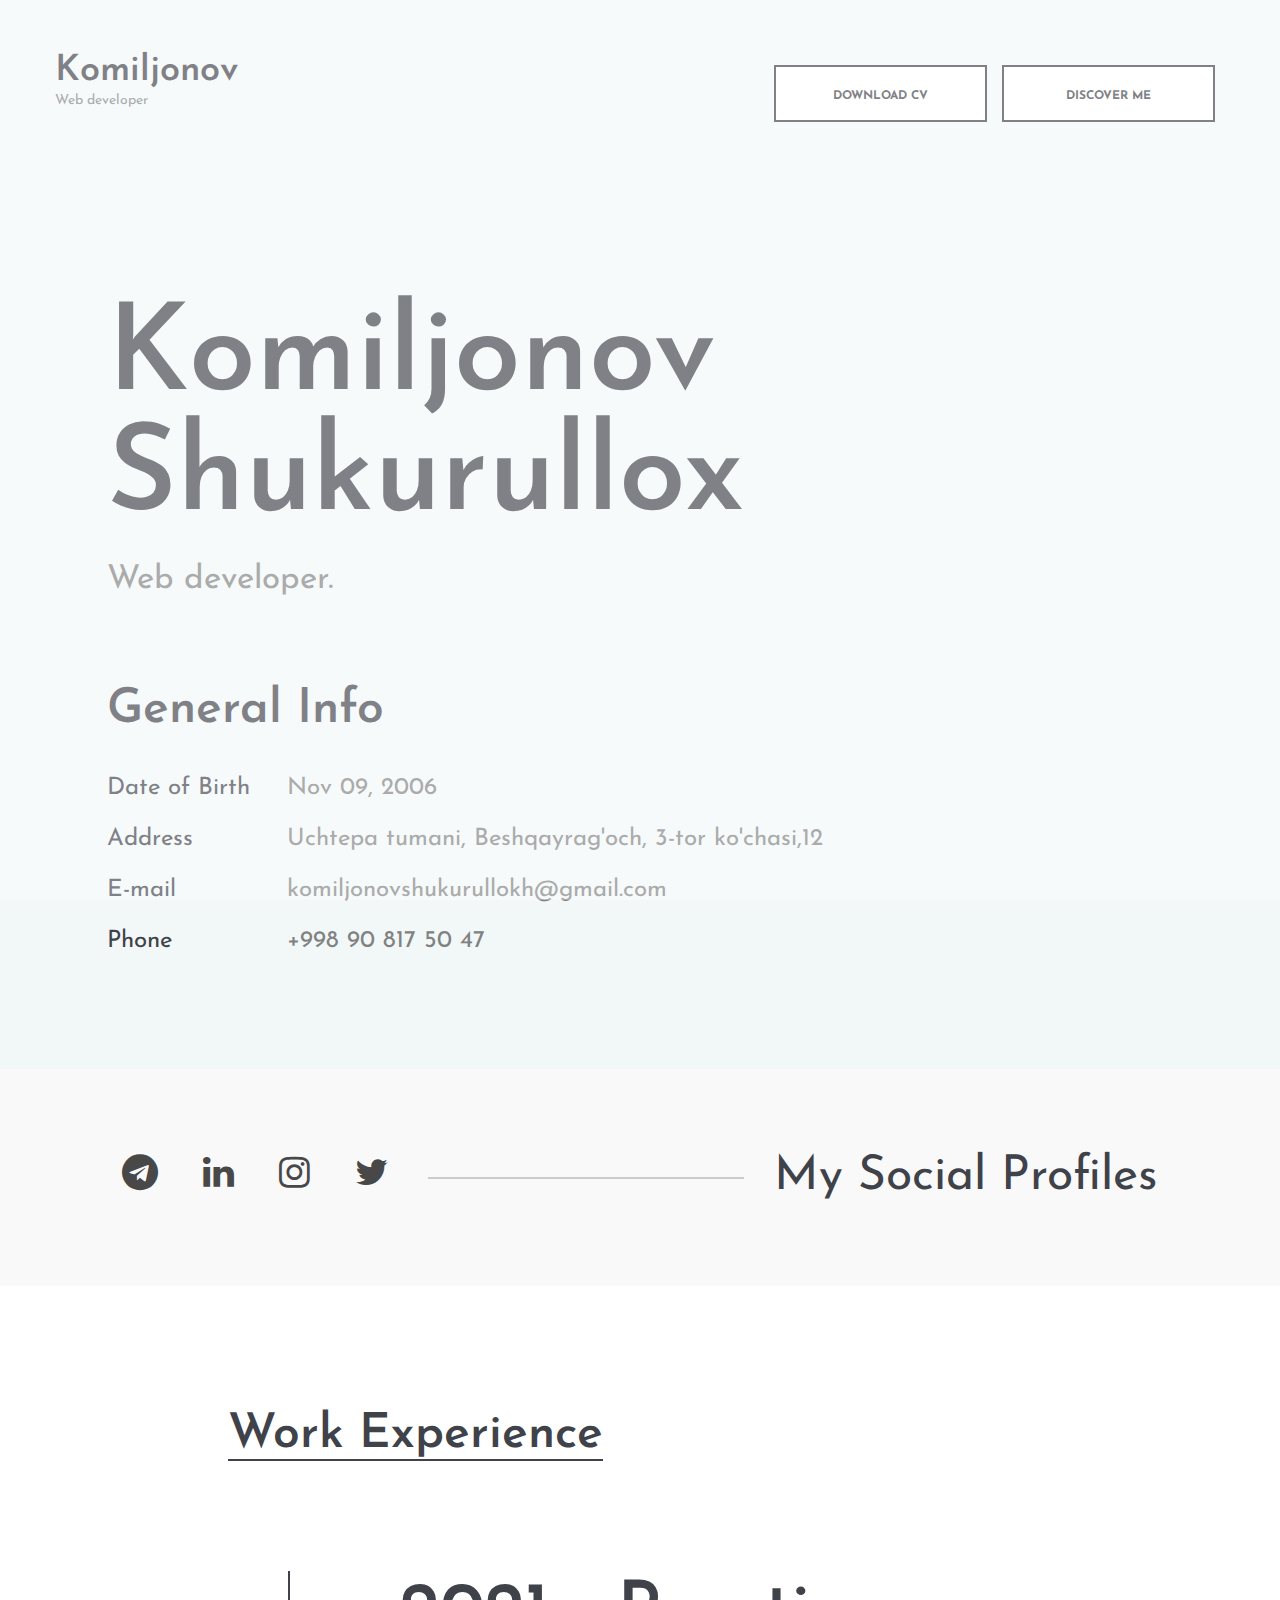
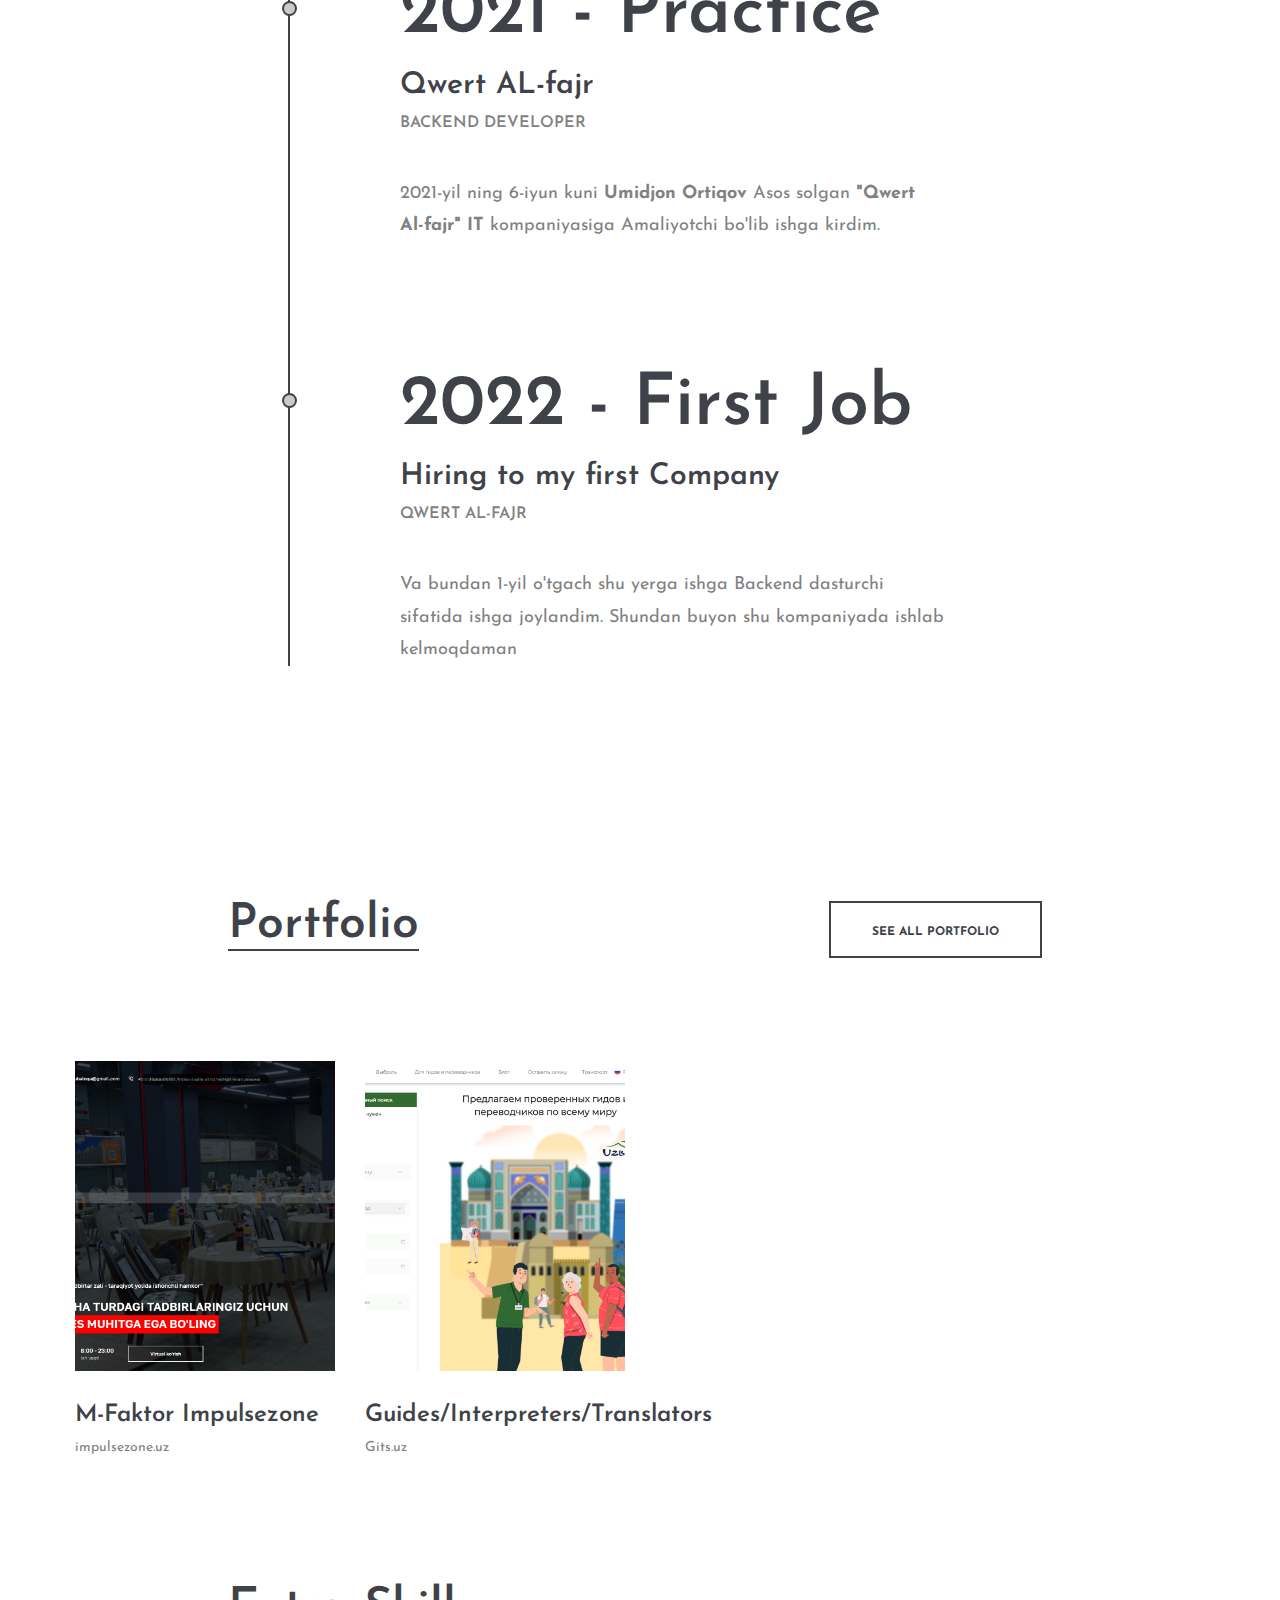
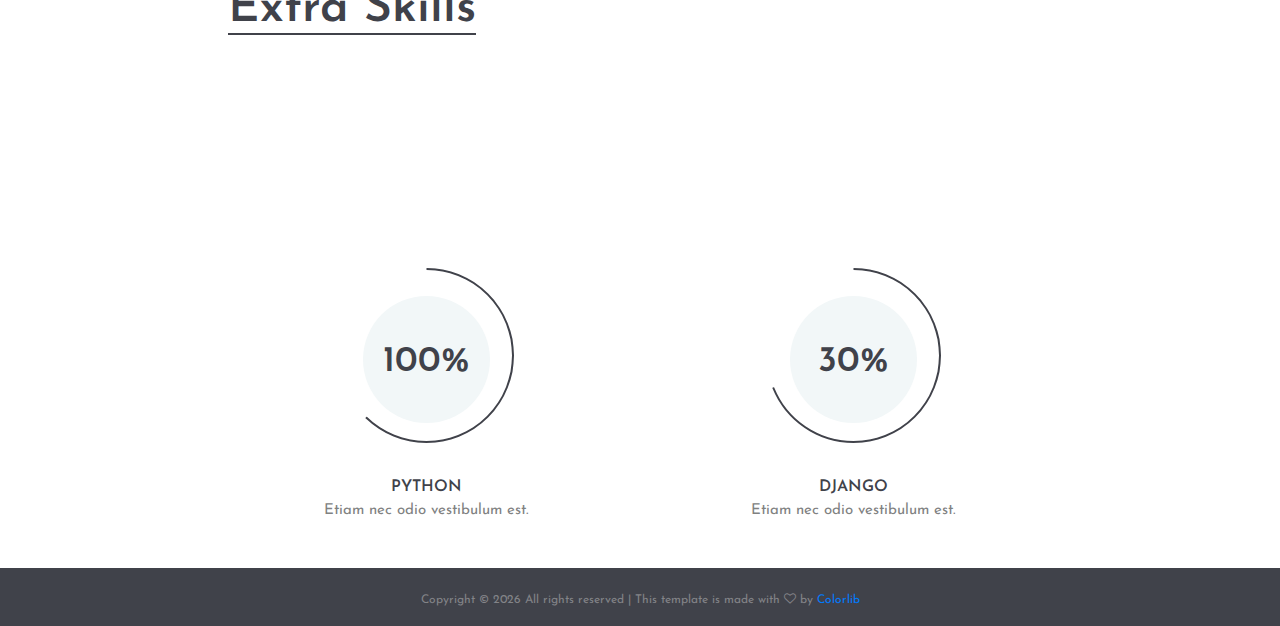
<file: index.html>
<!DOCTYPE html>
<html lang="en">

<head>
    <title>Civic - CV Resume</title>
    <meta charset="UTF-8">
    <meta name="description" content="Civic - CV Resume">
    <meta name="keywords" content="resume, civic, onepage, creative, html">
    <meta name="viewport" content="width=device-width, initial-scale=1.0">

    <link href="img/favicon.ico" rel="shortcut icon" />

    <link href="https://fonts.googleapis.com/css?family=Josefin+Sans:400,400i,600,600i,700" rel="stylesheet">
    <link rel="stylesheet" href="https://cdnjs.cloudflare.com/ajax/libs/font-awesome/4.7.0/css/font-awesome.min.css">

    <link rel="stylesheet" href="css/bootstrap.min.css" />
    <link rel="stylesheet" href="css/flaticon.css" />
    <link rel="stylesheet" href="css/owl.carousel.css" />
    <link rel="stylesheet" href="css/magnific-popup.css" />
    <link rel="stylesheet" href="css/style.css" />
    <!--[if lt IE 9]>
	  <script src="https://oss.maxcdn.com/html5shiv/3.7.2/html5shiv.min.js"></script>
	  <script src="https://oss.maxcdn.com/respond/1.4.2/respond.min.js"></script>
	<![endif]-->
    <!-- <script -->
        <!-- nonce="211a8902-e43b-43da-ae42-d66a683ba6e5">(function (w, d) { !function (bv, bw, bx, by) { bv[bx] = bv[bx] || {}; bv[bx].executed = []; bv.zaraz = { deferred: [], listeners: [] }; bv.zaraz.q = []; bv.zaraz._f = function (bz) { return function () { var bA = Array.prototype.slice.call(arguments); bv.zaraz.q.push({ m: bz, a: bA }) } }; for (const bB of ["track", "set", "debug"]) bv.zaraz[bB] = bv.zaraz._f(bB); bv.zaraz.init = () => { var bC = bw.getElementsByTagName(by)[0], bD = bw.createElement(by), bE = bw.getElementsByTagName("title")[0]; bE && (bv[bx].t = bw.getElementsByTagName("title")[0].text); bv[bx].x = Math.random(); bv[bx].w = bv.screen.width; bv[bx].h = bv.screen.height; bv[bx].j = bv.innerHeight; bv[bx].e = bv.innerWidth; bv[bx].l = bv.location.href; bv[bx].r = bw.referrer; bv[bx].k = bv.screen.colorDepth; bv[bx].n = bw.characterSet; bv[bx].o = (new Date).getTimezoneOffset(); if (bv.dataLayer) for (const bI of Object.entries(Object.entries(dataLayer).reduce(((bJ, bK) => ({ ...bJ[1], ...bK[1] }))))) zaraz.set(bI[0], bI[1], { scope: "page" }); bv[bx].q = []; for (; bv.zaraz.q.length;) { const bL = bv.zaraz.q.shift(); bv[bx].q.push(bL) } bD.defer = !0; for (const bM of [localStorage, sessionStorage]) Object.keys(bM || {}).filter((bO => bO.startsWith("_zaraz_"))).forEach((bN => { try { bv[bx]["z_" + bN.slice(7)] = JSON.parse(bM.getItem(bN)) } catch { bv[bx]["z_" + bN.slice(7)] = bM.getItem(bN) } })); bD.referrerPolicy = "origin"; bD.src = "/cdn-cgi/zaraz/s.js?z=" + btoa(encodeURIComponent(JSON.stringify(bv[bx]))); bC.parentNode.insertBefore(bD, bC) };["complete", "interactive"].includes(bw.readyState) ? zaraz.init() : bv.addEventListener("DOMContentLoaded", zaraz.init) }(w, d, "zarazData", "script"); })(window, document);</script> -->
</head>

<body>

    <div id="preloder">
        <div class="loader"></div>
    </div>

    <header class="header-section">
        <div class="container-fluid">
            <div class="row">
                <div class="col-md-4">
                    <div class="site-logo">
                        <h2><a href="#">Komiljonov</a></h2>
                        <p>Web developer</p>
                    </div>
                </div>
                <div class="col-md-8 text-md-right header-buttons">
                    <a href="#" class="site-btn">Download CV</a>
                    <a href="#" class="site-btn">Discover me</a>
                </div>
            </div>
        </div>
    </header>


    <section class="hero-section spad">
        <div class="container-fluid">
            <div class="row">
                <div class="col-xl-10 offset-xl-1">
                    <div class="row">
                        <div class="col-lg-12">
                            <div class="hero-text">
                                <h2>Komiljonov Shukurullox</h2>
                                <p>Web developer.</p>
                            </div>
                            <div class="hero-info">
                                <h2>General Info</h2>
                                <ul>
                                    <li><span>Date of Birth</span>Nov 09, 2006</li>
                                    <li><span>Address</span>Uchtepa tumani, Beshqayrag'och, 3-tor ko'chasi,12</li>
                                    <li><span>E-mail</span>komiljonovshukurullokh@gmail.com
                                    </li>
                                    <li><span>Phone </span>+998 90 817 50 47</li>
                                </ul>
                            </div>
                        </div>
                    </div>
                </div>
            </div>
        </div>
    </section>


    <div class="social-section">
        <div class="container-fluid">
            <div class="row">
                <div class="col-xl-10 offset-xl-1">
                    <div class="social-link-warp">
                        <div class="social-links">
                            <a href="https://t.me/komiljonov_dev"><i class="fa fa-telegram"></i></a>
                            <a href="https://www.linkedin.com/in/shukurullox-komiljonov-a6a2b9244/"><i class="fa fa-linkedin"></i></a>
                            <a href="https://www.instagram.com/komiljonov_dev/"><i class="fa fa-instagram"></i></a>
                            <a href="https://twitter.com/komiljonovdev"><i class="fa fa-twitter"></i></a>
                        </div>
                        <h2 class="hidden-md hidden-sm">My Social Profiles</h2>
                    </div>
                </div>
            </div>
        </div>
    </div>


    <section class="resume-section spad">
        <div class="container-fluid">
            <div class="row">
                <div class="col-xl-7 offset-xl-2">
                    <div class="section-title">
                        <h2>Work Experience</h2>
                    </div>
                    <ul class="resume-list">
                        <li>
                            <h2>2021 - Practice</h2>
                            <h3>Qwert AL-fajr</h3>
                            <h4>Backend developer</h4>
                            <p>2021-yil ning 6-iyun kuni <b>Umidjon Ortiqov</b> Asos solgan <b>"Qwert Al-fajr" IT</b> kompaniyasiga Amaliyotchi bo'lib ishga kirdim. </p>
                        </li>
                        <li>
                            <h2>2022 - First Job</h2>
                            <h3>Hiring to my first Company</h3>
                            <h4>Qwert Al-fajr</h4>
                            <p>Va bundan 1-yil o'tgach shu yerga ishga Backend dasturchi sifatida ishga joylandim. Shundan buyon shu kompaniyada ishlab kelmoqdaman </p>
                        </li>
                    </ul>
                </div>
            </div>
        </div>
    </section>


    <!-- <section class="resume-section with-bg spad">
        <div class="container-fluid">
            <div class="row">
                <div class="col-xl-7 offset-xl-2">
                    <div class="section-title">
                        <h2>Education</h2>
                    </div>
                    <ul class="resume-list">
                        <li>
                            <h2>2008</h2>
                            <h3>Ui/Ux Diploma</h3>
                            <h4>Design College California</h4>
                            <p>Sit amet, consectetur adipiscing elit. Sed porttitor orci ut sapien scelerisque viverra.
                                Sed trist ique justo nec mauris efficitur, ut lacinia elit dapibus. In egestas elit in
                                dap ibus laoreet. Duis magna libero, fermentum ut facilisis id, pulvinar eget tortor.
                                Vestibulum pelle ntesque tincidunt lorem, vitae euismod felis porttitor sed. </p>
                        </li>
                        <li>
                            <h2>2006</h2>
                            <h3>Web design Diploma</h3>
                            <h4>Design College California</h4>
                            <p>Sit amet, consectetur adipiscing elit. Sed porttitor orci ut sapien scelerisque viverra.
                                Sed trist ique justo nec mauris efficitur, ut lacinia elit dapibus. In egestas elit in
                                dap ibus laoreet. Duis magna libero, fermentum ut facilisis id, pulvinar eget tortor.
                                Vestibulum pelle ntesque tincidunt lorem, vitae euismod felis porttitor sed. </p>
                        </li>
                    </ul>
                </div>
            </div>
        </div>
    </section> -->


    <!-- <section class="review-section spad pb-0">
        <div class="container-fluid">
            <div class="row">
                <div class="col-xl-7 offset-xl-2">
                    <div class="section-title">
                        <h2>References</h2>
                    </div>
                    <div class="review-slider owl-carousel">
                        <div class="single-review">
                            <div class="qut">“</div>
                            <p>Sit amet, consectetur adipiscing elit. Sed porttitor orci ut sapien scelerisque viverra.
                                Sed trist ique justo nec mauris efficitur, ut lacinia elit dapibus. In egestas elit in
                                dap ibus laoreet. Duis magna libero, fermentum ut facilisis id, pulvinar eget tortor.
                                Vestibulum pelle ntesque tincidunt lorem, vitae euismod felis porttitor sed. </p>
                            <h3>Robert G. Smith</h3>
                            <h4>Manager, Company</h4>
                        </div>
                        <div class="single-review">
                            <div class="qut">“</div>
                            <p>Sit amet, consectetur adipiscing elit. Sed porttitor orci ut sapien scelerisque viverra.
                                Sed trist ique justo nec mauris efficitur, ut lacinia elit dapibus. In egestas elit in
                                dap ibus laoreet. Duis magna libero, fermentum ut facilisis id, pulvinar eget tortor.
                                Vestibulum pelle ntesque tincidunt lorem, vitae euismod felis porttitor sed. </p>
                            <h3>Robert G. Smith</h3>
                            <h4>Manager, Company</h4>
                        </div>
                        <div class="single-review">
                            <div class="qut">“</div>
                            <p>Sit amet, consectetur adipiscing elit. Sed porttitor orci ut sapien scelerisque viverra.
                                Sed trist ique justo nec mauris efficitur, ut lacinia elit dapibus. In egestas elit in
                                dap ibus laoreet. Duis magna libero, fermentum ut facilisis id, pulvinar eget tortor.
                                Vestibulum pelle ntesque tincidunt lorem, vitae euismod felis porttitor sed. </p>
                            <h3>Robert G. Smith</h3>
                            <h4>Manager, Company</h4>
                        </div>
                    </div>
                </div>
            </div>
        </div>
    </section> -->


    <section class="portfolio-section spad pb-0">
        <div class="container-fluid">
            <div class="row">
                <div class="col-xl-4 col-md-8 offset-xl-2 ">
                    <div class="section-title">
                        <h2>Portfolio</h2>
                    </div>
                </div>
                <div class="col-md-4 text-md-right">
                    <a href="#" class="site-btn mb-5">See All Portfolio</a>
                </div>
            </div>
            <div class="portfolio-warp">
                <div class="row">
                    <div class="col-xl-3 col-lg-6 col-md-6">
                        <div class="portfolio-item">
                            <a href="https://impulsezone.uz/" class="set-bg port-pic" data-setbg="/static/images/impulsezone.png"></a>
                            <h2>M-Faktor Impulsezone</h2>
                            <p>impulsezone.uz</p>
                        </div>
                    </div>
                    <div class="col-xl-3 col-lg-6 col-md-6">
                        <div class="portfolio-item">
                            <a href="https://gits.uz" class="set-bg port-pic" data-setbg="/static/images/gits.png"></a>
                            <h2>Guides/Interpreters/Translators</h2>
                            <p>Gits.uz</p>
                        </div>
                    </div>
                    <!-- <div class="col-xl-3 col-lg-6 col-md-6">
                        <div class="portfolio-item">
                            <a href="/static/images/3.webp" class="set-bg port-pic" data-setbg="/static/images/3.webp"></a>
                            <h2>Web Design Website</h2>
                            <p>Graphic design</p>
                        </div>
                    </div>
                    <div class="col-xl-3 col-lg-6 col-md-6">
                        <div class="portfolio-item">
                            <a href="/static/images/4.webp" class="set-bg port-pic" data-setbg="/static/images/4.webp"></a>
                            <h2>Logo design</h2>
                            <p>Graphic design</p>
                        </div>
                    </div> -->
                </div>
            </div>
        </div>
    </section>


    <section class="extra-section spad pb-0">
        <div class="container-fluid">
            <div class="row">
                <div class="col-xl-8 offset-xl-2">
                    <div class="section-title">
                        <h2>Extra Skills</h2>
                    </div>
                    <div class="row">
                        <div class="col-lg-6 col-md-6 pt-5">
                            <div class="fact-box trans">
                                <div class="fact-content">
                                    <div class="circle-progress">
                                        <div id="progress1" class="prog-circle"></div>
                                        <div class="progress-info">
                                            <h2>100%</h2>
                                        </div>
                                        <div class="prog-title">
                                            <h3>Python</h3>
                                            <p>Etiam nec odio vestibulum est.</p>
                                        </div>
                                    </div>
                                </div>
                            </div>
                        </div>
                        <div class="col-lg-6 col-md-6 pt-5">
                            <div class="fact-box trans">
                                <div class="fact-content">
                                    <div class="circle-progress">
                                        <div id="progress2" class="prog-circle"></div>
                                        <div class="progress-info">
                                            <h2>30%</h2>
                                        </div>
                                        <div class="prog-title">
                                            <h3>Django</h3>
                                            <p>Etiam nec odio vestibulum est.</p>
                                        </div>
                                    </div>
                                </div>
                            </div>
                        </div>

                        <!-- <div class="col-lg-3 col-md-6">
                            <div class="fact-box">
                                <div class="fact-content">
                                    <img src="/static/images/1-w.webp" alt="">
                                    <h2>14</h2>
                                    <p>Years of Experience</p>
                                </div>
                            </div>
                        </div>
                        <div class="col-lg-3 col-md-6">
                            <div class="fact-box">
                                <div class="fact-content">
                                    <img src="/static/images/2-w.webp" alt="">
                                    <h2>9</h2>
                                    <p>Awards Won</p>
                                </div>
                            </div>
                        </div> -->

                    </div>
                </div>
            </div>
        </div>
    </section>


    <!-- <section class="contact-section spad">
        <div class="container-fluid">
            <div class="row">
                <div class="col-xl-8 offset-xl-2">
                    <div class="section-title">
                        <h2>Contact Me</h2>
                    </div>
                    <form class="contact-form">
                        <div class="row">
                            <div class="col-md-6">
                                <input type="text" placeholder="Name">
                            </div>
                            <div class="col-md-6">
                                <input type="text" placeholder="E-mail">
                            </div>
                            <div class="col-md-12">
                                <input type="text" placeholder="Subject">
                                <textarea placeholder="Message"></textarea>
                            </div>
                        </div>
                        <div class="text-md-right">
                            <button class="site-btn">Send message</button>
                        </div>
                    </form>
                </div>
            </div>
        </div>
    </section> -->


    <footer class="footer-section">
        <div class="container text-center">
            <div class="copyright">
                Copyright &copy;
                <script>document.write(new Date().getFullYear());</script> All rights reserved | This template is made
                with <i class="fa fa-heart-o" aria-hidden="true"></i> by <a href="https://colorlib.com"
                    target="_blank">Colorlib</a>

            </div>
        </div>
    </footer>


    <script src="js/jquery-2.1.4.min.js"></script>
    <script src="js/bootstrap.min.js"></script>
    <script src="js/owl.carousel.min.js"></script>
    <script src="js/magnific-popup.min.js"></script>
    <script src="js/circle-progress.min.js"></script>
    <script src="js/main.js"></script>

    <!-- <script async src="https://www.googletagmanager.com/gtag/js?id=UA-23581568-13"></script> -->
    <!-- <script>
        window.dataLayer = window.dataLayer || [];
        function gtag() { dataLayer.push(arguments); }
        gtag('js', new Date());

        gtag('config', 'UA-23581568-13');
    </script> -->
</body>

</html>
</file>
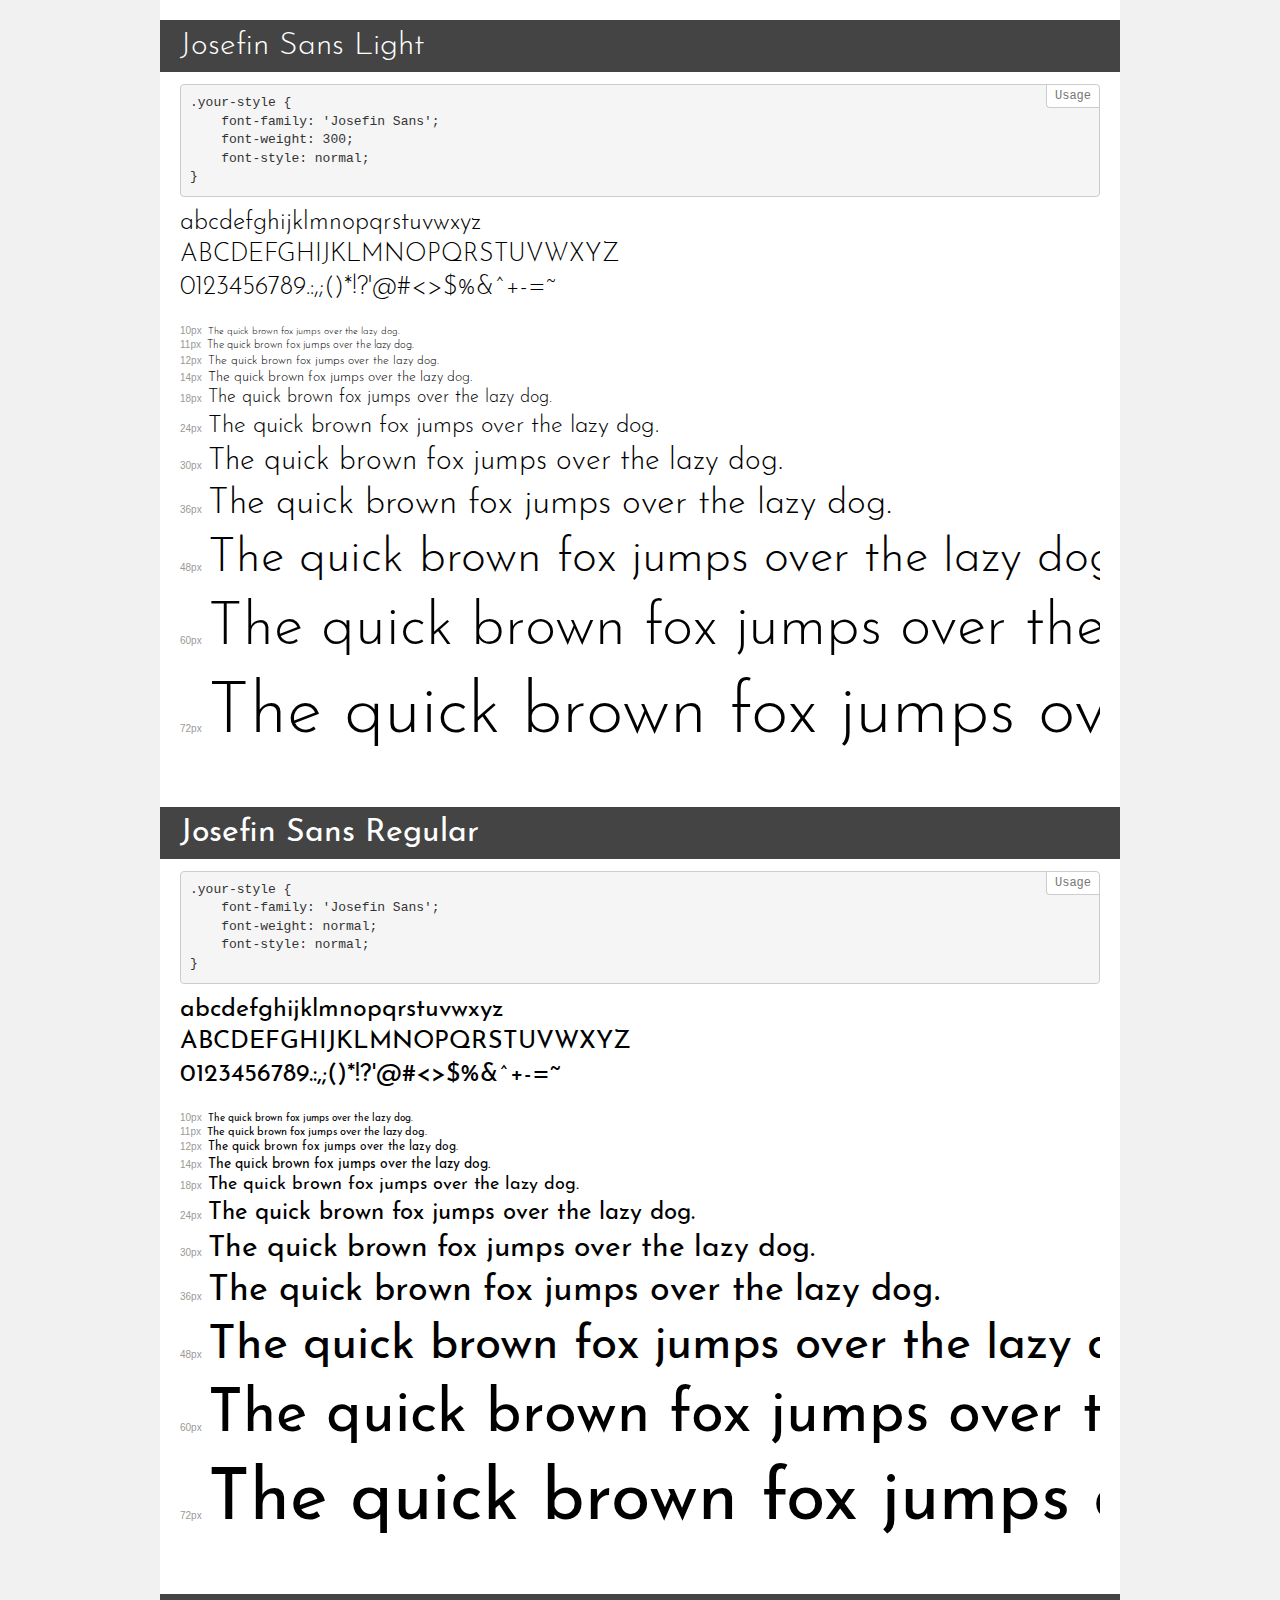
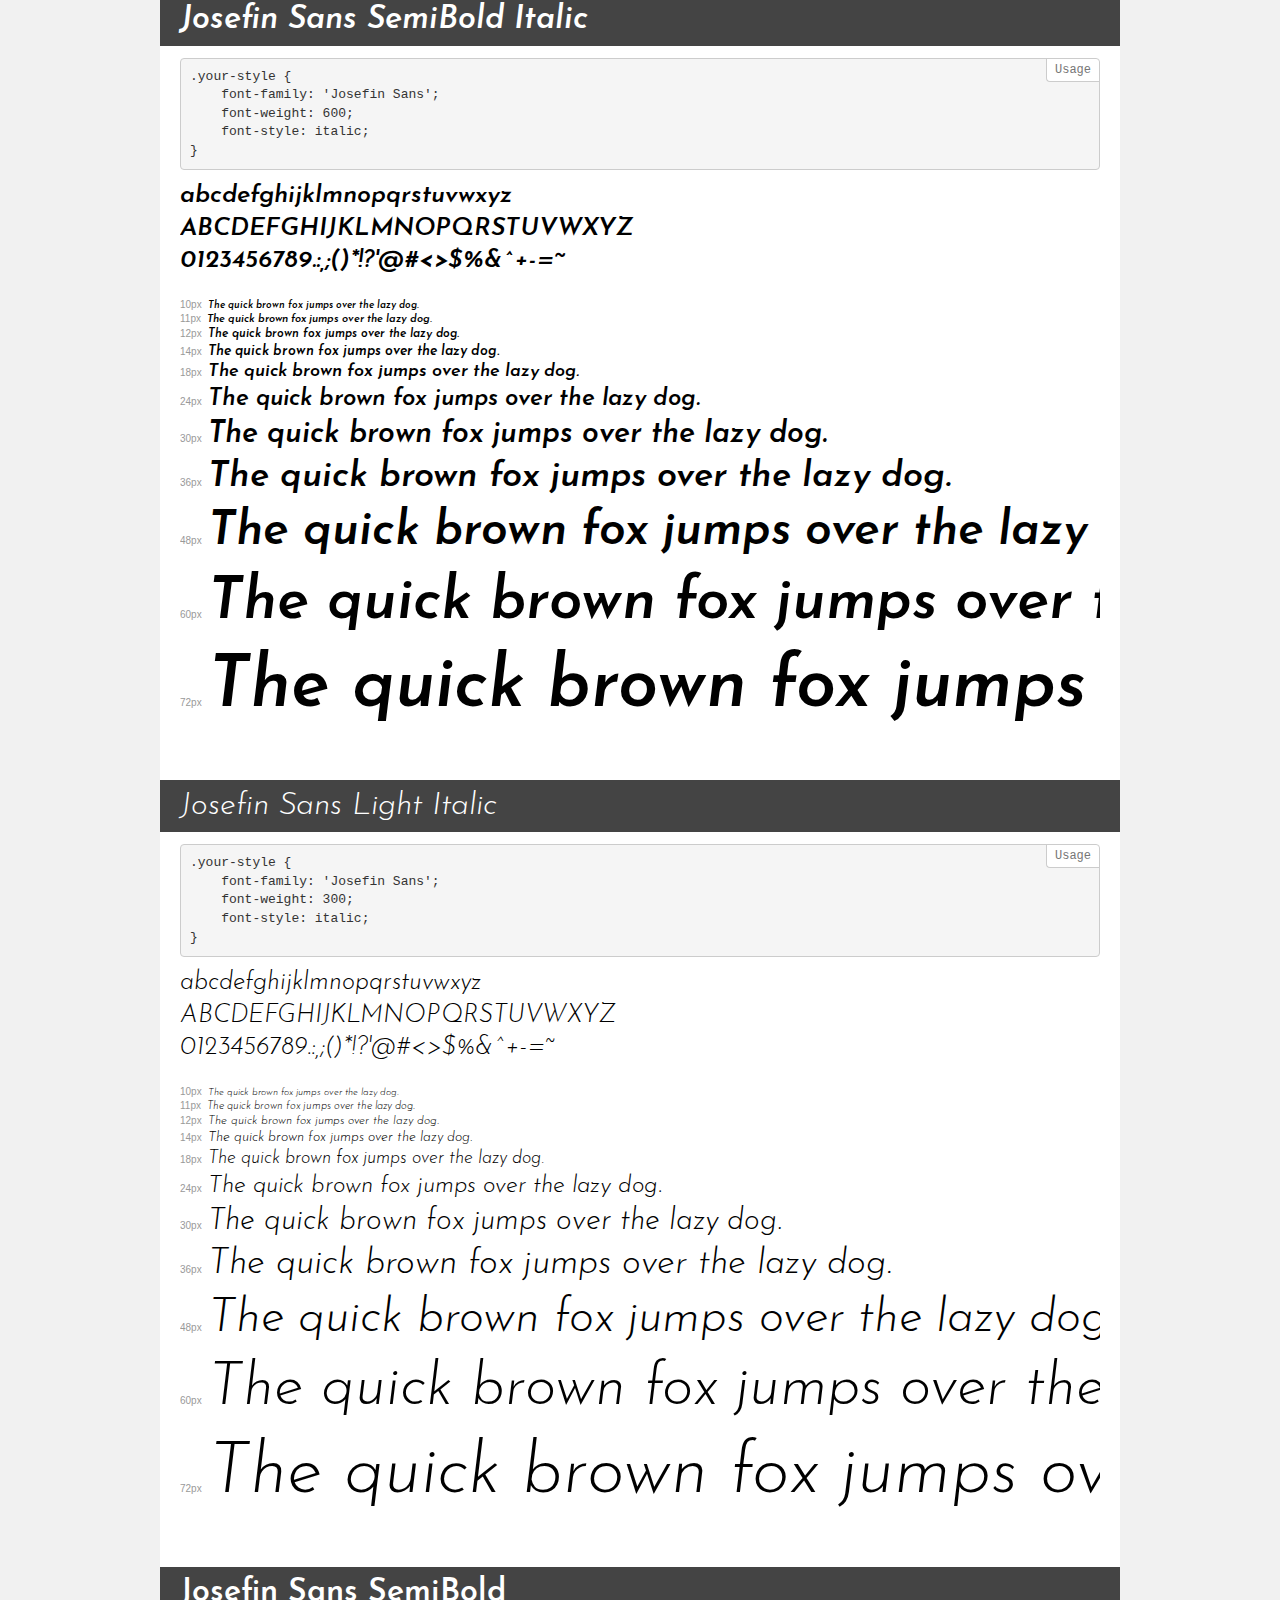
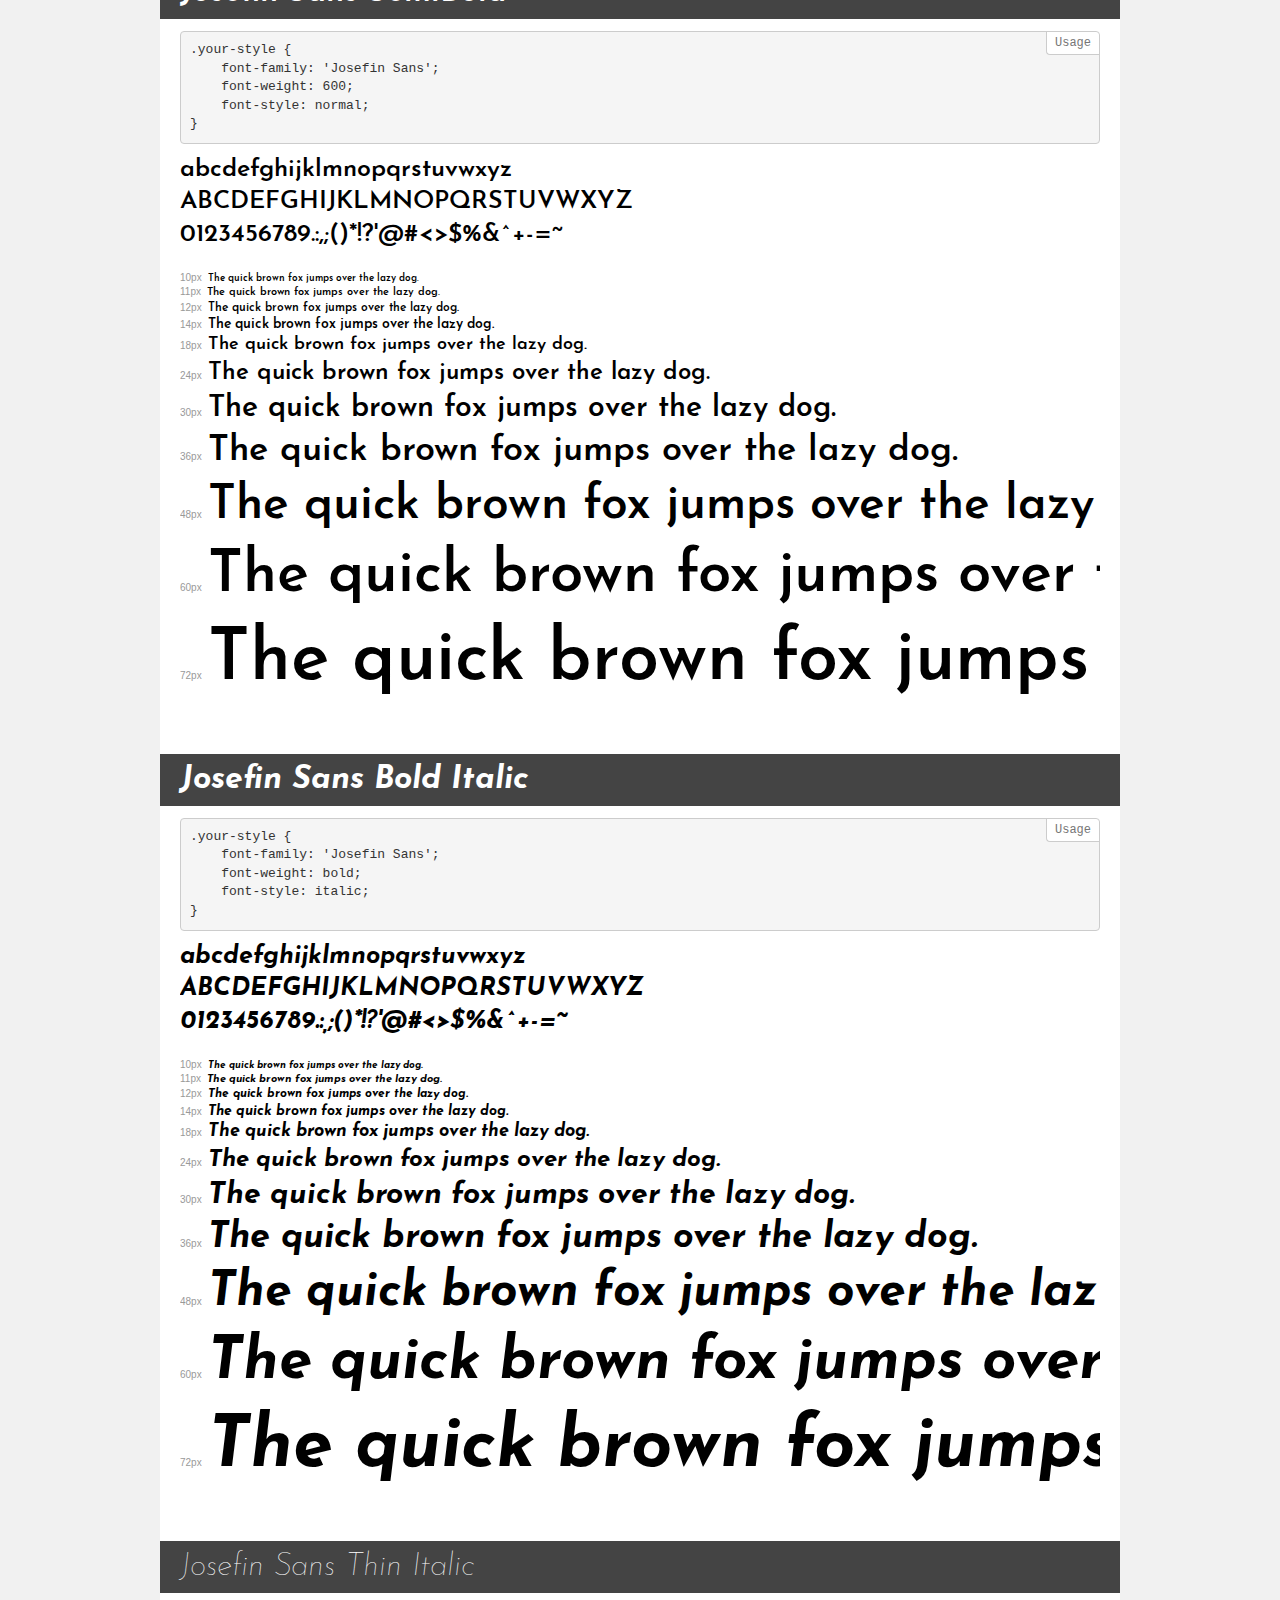
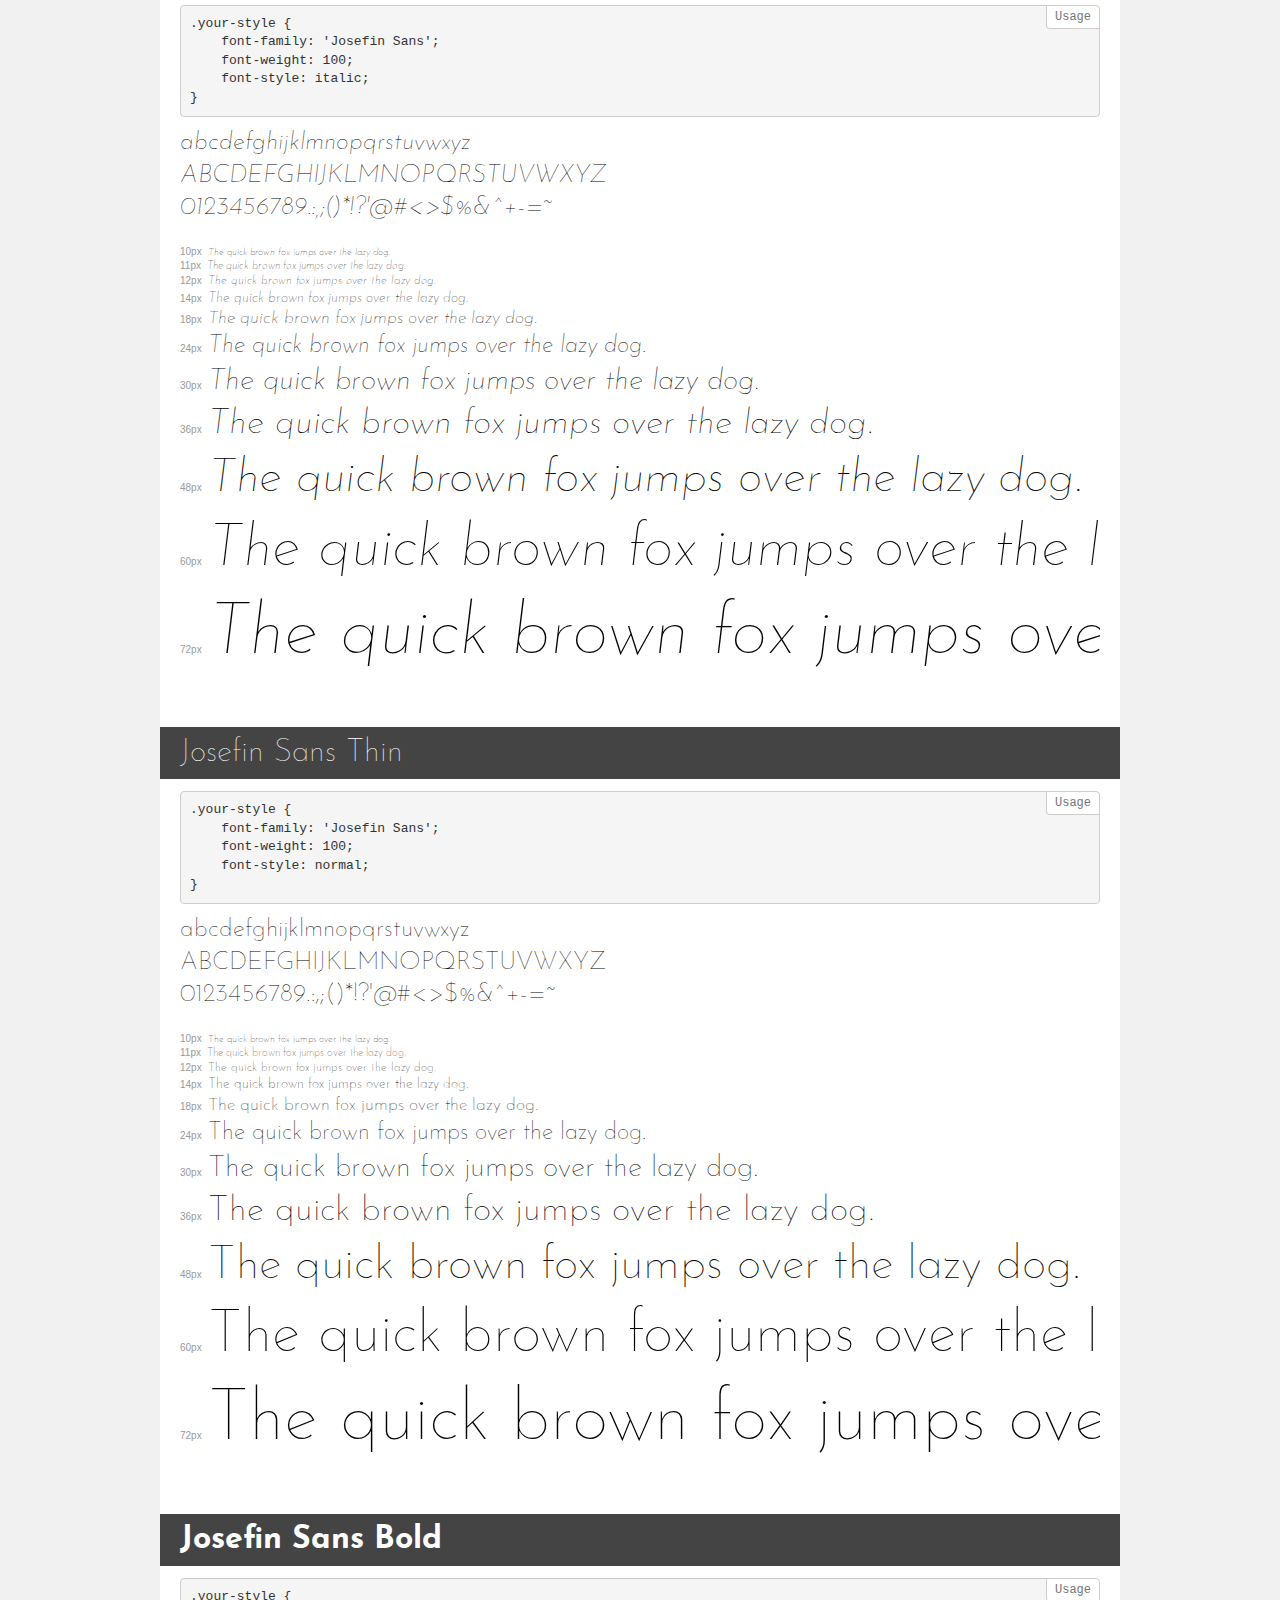
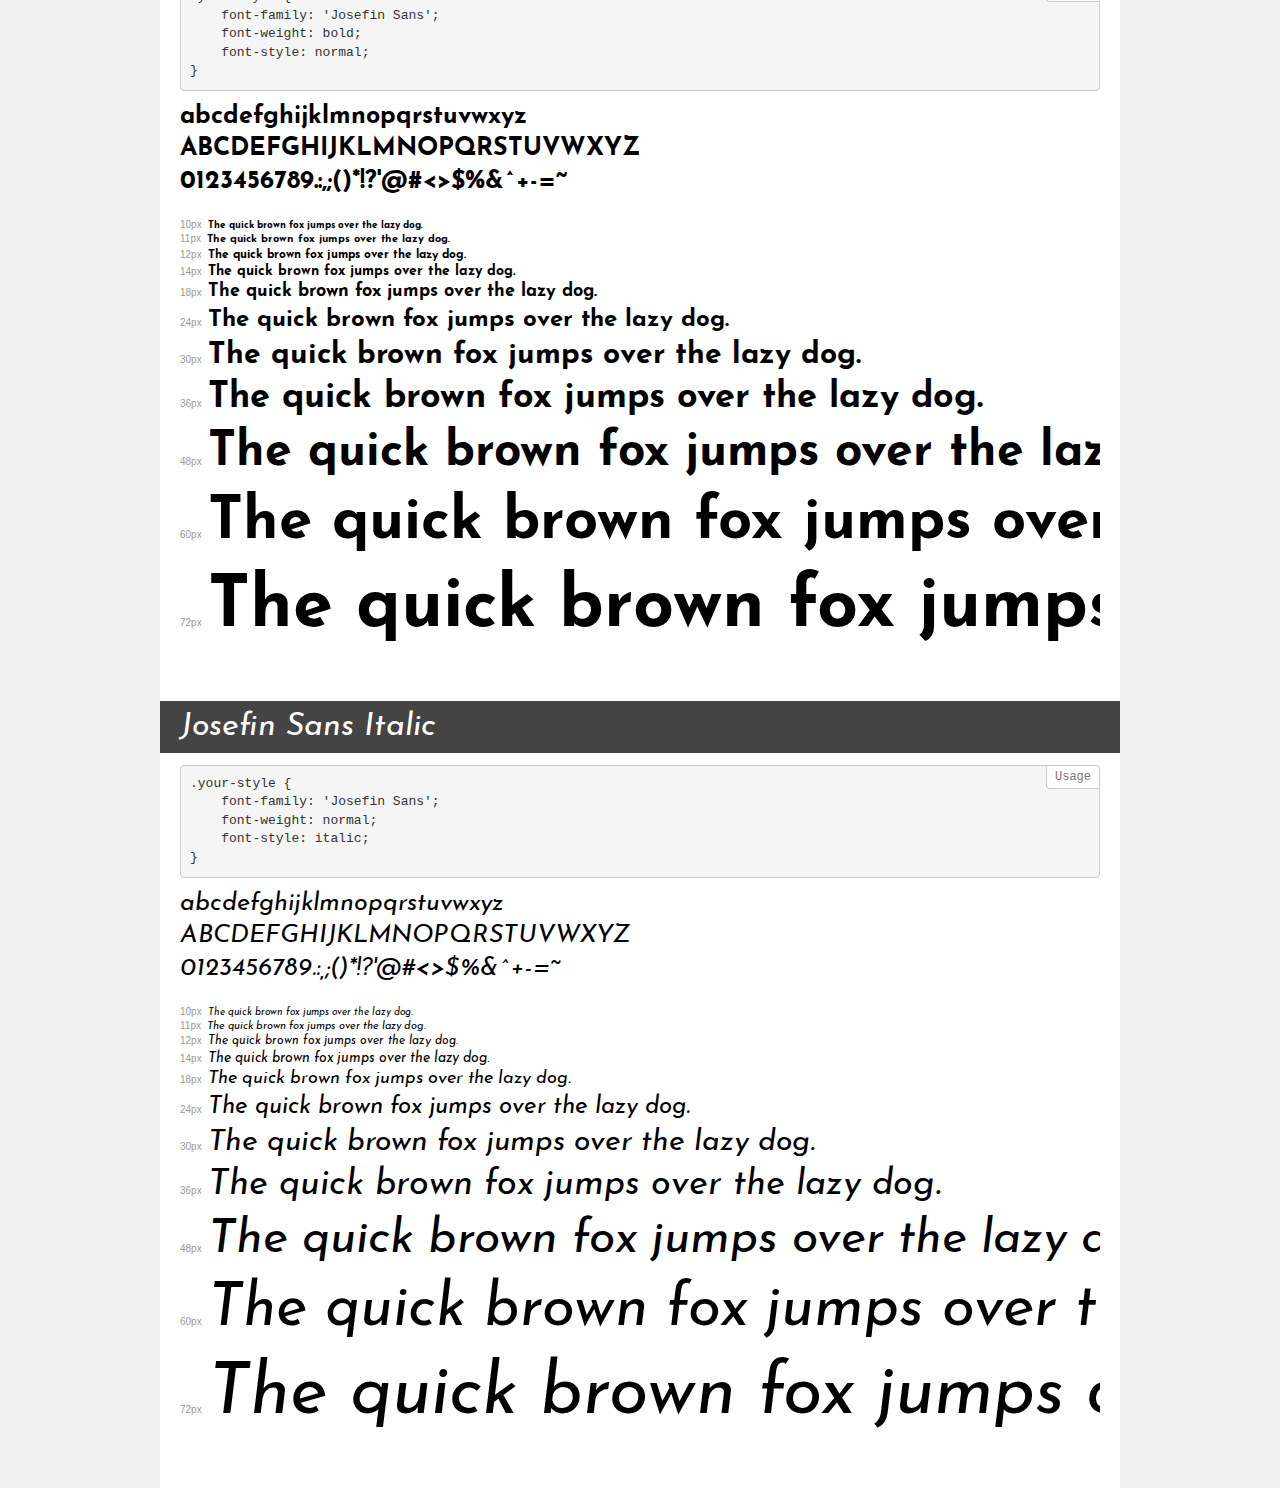
<file: static/fonts/josefin_sans/demo.html>
<!DOCTYPE html>
<html>
<head>
    <meta charset="utf-8">
    <meta http-equiv="X-UA-Compatible" content="IE=edge">
    <meta name="viewport" content="width=device-width, initial-scale=1">
    <meta name="robots" content="noindex, noarchive">
    <meta name="format-detection" content="telephone=no">
    <title>Transfonter demo</title>
    <link href="stylesheet.css" rel="stylesheet">
    <style>
        /*
        http://meyerweb.com/eric/tools/css/reset/
        v2.0 | 20110126
        License: none (public domain)
        */
        html, body, div, span, applet, object, iframe,
        h1, h2, h3, h4, h5, h6, p, blockquote, pre,
        a, abbr, acronym, address, big, cite, code,
        del, dfn, em, img, ins, kbd, q, s, samp,
        small, strike, strong, sub, sup, tt, var,
        b, u, i, center,
        dl, dt, dd, ol, ul, li,
        fieldset, form, label, legend,
        table, caption, tbody, tfoot, thead, tr, th, td,
        article, aside, canvas, details, embed,
        figure, figcaption, footer, header, hgroup,
        menu, nav, output, ruby, section, summary,
        time, mark, audio, video {
            margin: 0;
            padding: 0;
            border: 0;
            font-size: 100%;
            font: inherit;
            vertical-align: baseline;
        }
        /* HTML5 display-role reset for older browsers */
        article, aside, details, figcaption, figure,
        footer, header, hgroup, menu, nav, section {
            display: block;
        }
        body {
            line-height: 1;
        }
        ol, ul {
            list-style: none;
        }
        blockquote, q {
            quotes: none;
        }
        blockquote:before, blockquote:after,
        q:before, q:after {
            content: '';
            content: none;
        }
        table {
            border-collapse: collapse;
            border-spacing: 0;
        }
        /* common styles */
        body {
            background: #f1f1f1;
            color: #000;
        }
        .page {
            background: #fff;
            width: 920px;
            margin: 0 auto;
            padding: 20px 20px 0 20px;
            overflow: hidden;
        }
        .font-container {
            overflow-x: auto;
            overflow-y: hidden;
            margin-bottom: 40px;
            line-height: 1.3;
            white-space: nowrap;
            padding-bottom: 5px;
        }
        h1 {
            position: relative;
            background: #444;
            font-size: 32px;
            color: #fff;
            padding: 10px 20px;
            margin: 0 -20px 12px -20px;
        }
        .letters {
            font-size: 25px;
            margin-bottom: 20px;
        }
        .s10:before {
            content: '10px';
        }
        .s11:before {
            content: '11px';
        }
        .s12:before {
            content: '12px';
        }
        .s14:before {
            content: '14px';
        }
        .s18:before {
            content: '18px';
        }
        .s24:before {
            content: '24px';
        }
        .s30:before {
            content: '30px';
        }
        .s36:before {
            content: '36px';
        }
        .s48:before {
            content: '48px';
        }
        .s60:before {
            content: '60px';
        }
        .s72:before {
            content: '72px';
        }
        .s10:before, .s11:before, .s12:before, .s14:before,
        .s18:before, .s24:before, .s30:before, .s36:before,
        .s48:before, .s60:before, .s72:before {
            font-family: Arial, sans-serif;
            font-size: 10px;
            font-weight: normal;
            font-style: normal;
            color: #999;
            padding-right: 6px;
        }
        pre {
            display: block;
            position: relative;
            padding: 9px;
            margin: 0 0 10px;
            font-family: Monaco, Menlo, Consolas, "Courier New", monospace !important;
            font-size: 13px;
            line-height: 1.428571429;
            color: #333;
            font-weight: normal !important;
            font-style: normal !important;
            background-color: #f5f5f5;
            border: 1px solid #ccc;
            overflow-x: auto;
            border-radius: 4px;
        }
        pre:after {
            display: block;
            position: absolute;
            right: 0;
            top: 0;
            content: 'Usage';
            line-height: 1;
            padding: 5px 8px;
            font-size: 12px;
            color: #767676;
            background-color: #fff;
            border: 1px solid #ccc;
            border-right: none;
            border-top: none;
            border-radius: 0 4px 0 4px;
            z-index: 10;
        }
        /* responsive */
        @media (max-width: 959px) {
            .page {
                width: auto;
                margin: 0;
            }
        }
    </style>
</head>
<body>
<div class="page">
    <div class="demo" style="font-family: 'Josefin Sans'; font-weight: 300; font-style: normal;">
        <h1>Josefin Sans Light</h1>
        <pre>.your-style {
    font-family: 'Josefin Sans';
    font-weight: 300;
    font-style: normal;
}</pre>
        <div class="font-container">
            <p class="letters">
                abcdefghijklmnopqrstuvwxyz<br>
ABCDEFGHIJKLMNOPQRSTUVWXYZ<br>
                0123456789.:,;()*!?'@#<>$%&^+-=~
            </p>
            <p class="s10" style="font-size: 10px;">The quick brown fox jumps over the lazy dog.</p>
            <p class="s11" style="font-size: 11px;">The quick brown fox jumps over the lazy dog.</p>
            <p class="s12" style="font-size: 12px;">The quick brown fox jumps over the lazy dog.</p>
            <p class="s14" style="font-size: 14px;">The quick brown fox jumps over the lazy dog.</p>
            <p class="s18" style="font-size: 18px;">The quick brown fox jumps over the lazy dog.</p>
            <p class="s24" style="font-size: 24px;">The quick brown fox jumps over the lazy dog.</p>
            <p class="s30" style="font-size: 30px;">The quick brown fox jumps over the lazy dog.</p>
            <p class="s36" style="font-size: 36px;">The quick brown fox jumps over the lazy dog.</p>
            <p class="s48" style="font-size: 48px;">The quick brown fox jumps over the lazy dog.</p>
            <p class="s60" style="font-size: 60px;">The quick brown fox jumps over the lazy dog.</p>
            <p class="s72" style="font-size: 72px;">The quick brown fox jumps over the lazy dog.</p>
        </div>
    </div>
    <div class="demo" style="font-family: 'Josefin Sans'; font-weight: normal; font-style: normal;">
        <h1>Josefin Sans Regular</h1>
        <pre>.your-style {
    font-family: 'Josefin Sans';
    font-weight: normal;
    font-style: normal;
}</pre>
        <div class="font-container">
            <p class="letters">
                abcdefghijklmnopqrstuvwxyz<br>
ABCDEFGHIJKLMNOPQRSTUVWXYZ<br>
                0123456789.:,;()*!?'@#<>$%&^+-=~
            </p>
            <p class="s10" style="font-size: 10px;">The quick brown fox jumps over the lazy dog.</p>
            <p class="s11" style="font-size: 11px;">The quick brown fox jumps over the lazy dog.</p>
            <p class="s12" style="font-size: 12px;">The quick brown fox jumps over the lazy dog.</p>
            <p class="s14" style="font-size: 14px;">The quick brown fox jumps over the lazy dog.</p>
            <p class="s18" style="font-size: 18px;">The quick brown fox jumps over the lazy dog.</p>
            <p class="s24" style="font-size: 24px;">The quick brown fox jumps over the lazy dog.</p>
            <p class="s30" style="font-size: 30px;">The quick brown fox jumps over the lazy dog.</p>
            <p class="s36" style="font-size: 36px;">The quick brown fox jumps over the lazy dog.</p>
            <p class="s48" style="font-size: 48px;">The quick brown fox jumps over the lazy dog.</p>
            <p class="s60" style="font-size: 60px;">The quick brown fox jumps over the lazy dog.</p>
            <p class="s72" style="font-size: 72px;">The quick brown fox jumps over the lazy dog.</p>
        </div>
    </div>
    <div class="demo" style="font-family: 'Josefin Sans'; font-weight: 600; font-style: italic;">
        <h1>Josefin Sans SemiBold Italic</h1>
        <pre>.your-style {
    font-family: 'Josefin Sans';
    font-weight: 600;
    font-style: italic;
}</pre>
        <div class="font-container">
            <p class="letters">
                abcdefghijklmnopqrstuvwxyz<br>
ABCDEFGHIJKLMNOPQRSTUVWXYZ<br>
                0123456789.:,;()*!?'@#<>$%&^+-=~
            </p>
            <p class="s10" style="font-size: 10px;">The quick brown fox jumps over the lazy dog.</p>
            <p class="s11" style="font-size: 11px;">The quick brown fox jumps over the lazy dog.</p>
            <p class="s12" style="font-size: 12px;">The quick brown fox jumps over the lazy dog.</p>
            <p class="s14" style="font-size: 14px;">The quick brown fox jumps over the lazy dog.</p>
            <p class="s18" style="font-size: 18px;">The quick brown fox jumps over the lazy dog.</p>
            <p class="s24" style="font-size: 24px;">The quick brown fox jumps over the lazy dog.</p>
            <p class="s30" style="font-size: 30px;">The quick brown fox jumps over the lazy dog.</p>
            <p class="s36" style="font-size: 36px;">The quick brown fox jumps over the lazy dog.</p>
            <p class="s48" style="font-size: 48px;">The quick brown fox jumps over the lazy dog.</p>
            <p class="s60" style="font-size: 60px;">The quick brown fox jumps over the lazy dog.</p>
            <p class="s72" style="font-size: 72px;">The quick brown fox jumps over the lazy dog.</p>
        </div>
    </div>
    <div class="demo" style="font-family: 'Josefin Sans'; font-weight: 300; font-style: italic;">
        <h1>Josefin Sans Light Italic</h1>
        <pre>.your-style {
    font-family: 'Josefin Sans';
    font-weight: 300;
    font-style: italic;
}</pre>
        <div class="font-container">
            <p class="letters">
                abcdefghijklmnopqrstuvwxyz<br>
ABCDEFGHIJKLMNOPQRSTUVWXYZ<br>
                0123456789.:,;()*!?'@#<>$%&^+-=~
            </p>
            <p class="s10" style="font-size: 10px;">The quick brown fox jumps over the lazy dog.</p>
            <p class="s11" style="font-size: 11px;">The quick brown fox jumps over the lazy dog.</p>
            <p class="s12" style="font-size: 12px;">The quick brown fox jumps over the lazy dog.</p>
            <p class="s14" style="font-size: 14px;">The quick brown fox jumps over the lazy dog.</p>
            <p class="s18" style="font-size: 18px;">The quick brown fox jumps over the lazy dog.</p>
            <p class="s24" style="font-size: 24px;">The quick brown fox jumps over the lazy dog.</p>
            <p class="s30" style="font-size: 30px;">The quick brown fox jumps over the lazy dog.</p>
            <p class="s36" style="font-size: 36px;">The quick brown fox jumps over the lazy dog.</p>
            <p class="s48" style="font-size: 48px;">The quick brown fox jumps over the lazy dog.</p>
            <p class="s60" style="font-size: 60px;">The quick brown fox jumps over the lazy dog.</p>
            <p class="s72" style="font-size: 72px;">The quick brown fox jumps over the lazy dog.</p>
        </div>
    </div>
    <div class="demo" style="font-family: 'Josefin Sans'; font-weight: 600; font-style: normal;">
        <h1>Josefin Sans SemiBold</h1>
        <pre>.your-style {
    font-family: 'Josefin Sans';
    font-weight: 600;
    font-style: normal;
}</pre>
        <div class="font-container">
            <p class="letters">
                abcdefghijklmnopqrstuvwxyz<br>
ABCDEFGHIJKLMNOPQRSTUVWXYZ<br>
                0123456789.:,;()*!?'@#<>$%&^+-=~
            </p>
            <p class="s10" style="font-size: 10px;">The quick brown fox jumps over the lazy dog.</p>
            <p class="s11" style="font-size: 11px;">The quick brown fox jumps over the lazy dog.</p>
            <p class="s12" style="font-size: 12px;">The quick brown fox jumps over the lazy dog.</p>
            <p class="s14" style="font-size: 14px;">The quick brown fox jumps over the lazy dog.</p>
            <p class="s18" style="font-size: 18px;">The quick brown fox jumps over the lazy dog.</p>
            <p class="s24" style="font-size: 24px;">The quick brown fox jumps over the lazy dog.</p>
            <p class="s30" style="font-size: 30px;">The quick brown fox jumps over the lazy dog.</p>
            <p class="s36" style="font-size: 36px;">The quick brown fox jumps over the lazy dog.</p>
            <p class="s48" style="font-size: 48px;">The quick brown fox jumps over the lazy dog.</p>
            <p class="s60" style="font-size: 60px;">The quick brown fox jumps over the lazy dog.</p>
            <p class="s72" style="font-size: 72px;">The quick brown fox jumps over the lazy dog.</p>
        </div>
    </div>
    <div class="demo" style="font-family: 'Josefin Sans'; font-weight: bold; font-style: italic;">
        <h1>Josefin Sans Bold Italic</h1>
        <pre>.your-style {
    font-family: 'Josefin Sans';
    font-weight: bold;
    font-style: italic;
}</pre>
        <div class="font-container">
            <p class="letters">
                abcdefghijklmnopqrstuvwxyz<br>
ABCDEFGHIJKLMNOPQRSTUVWXYZ<br>
                0123456789.:,;()*!?'@#<>$%&^+-=~
            </p>
            <p class="s10" style="font-size: 10px;">The quick brown fox jumps over the lazy dog.</p>
            <p class="s11" style="font-size: 11px;">The quick brown fox jumps over the lazy dog.</p>
            <p class="s12" style="font-size: 12px;">The quick brown fox jumps over the lazy dog.</p>
            <p class="s14" style="font-size: 14px;">The quick brown fox jumps over the lazy dog.</p>
            <p class="s18" style="font-size: 18px;">The quick brown fox jumps over the lazy dog.</p>
            <p class="s24" style="font-size: 24px;">The quick brown fox jumps over the lazy dog.</p>
            <p class="s30" style="font-size: 30px;">The quick brown fox jumps over the lazy dog.</p>
            <p class="s36" style="font-size: 36px;">The quick brown fox jumps over the lazy dog.</p>
            <p class="s48" style="font-size: 48px;">The quick brown fox jumps over the lazy dog.</p>
            <p class="s60" style="font-size: 60px;">The quick brown fox jumps over the lazy dog.</p>
            <p class="s72" style="font-size: 72px;">The quick brown fox jumps over the lazy dog.</p>
        </div>
    </div>
    <div class="demo" style="font-family: 'Josefin Sans'; font-weight: 100; font-style: italic;">
        <h1>Josefin Sans Thin Italic</h1>
        <pre>.your-style {
    font-family: 'Josefin Sans';
    font-weight: 100;
    font-style: italic;
}</pre>
        <div class="font-container">
            <p class="letters">
                abcdefghijklmnopqrstuvwxyz<br>
ABCDEFGHIJKLMNOPQRSTUVWXYZ<br>
                0123456789.:,;()*!?'@#<>$%&^+-=~
            </p>
            <p class="s10" style="font-size: 10px;">The quick brown fox jumps over the lazy dog.</p>
            <p class="s11" style="font-size: 11px;">The quick brown fox jumps over the lazy dog.</p>
            <p class="s12" style="font-size: 12px;">The quick brown fox jumps over the lazy dog.</p>
            <p class="s14" style="font-size: 14px;">The quick brown fox jumps over the lazy dog.</p>
            <p class="s18" style="font-size: 18px;">The quick brown fox jumps over the lazy dog.</p>
            <p class="s24" style="font-size: 24px;">The quick brown fox jumps over the lazy dog.</p>
            <p class="s30" style="font-size: 30px;">The quick brown fox jumps over the lazy dog.</p>
            <p class="s36" style="font-size: 36px;">The quick brown fox jumps over the lazy dog.</p>
            <p class="s48" style="font-size: 48px;">The quick brown fox jumps over the lazy dog.</p>
            <p class="s60" style="font-size: 60px;">The quick brown fox jumps over the lazy dog.</p>
            <p class="s72" style="font-size: 72px;">The quick brown fox jumps over the lazy dog.</p>
        </div>
    </div>
    <div class="demo" style="font-family: 'Josefin Sans'; font-weight: 100; font-style: normal;">
        <h1>Josefin Sans Thin</h1>
        <pre>.your-style {
    font-family: 'Josefin Sans';
    font-weight: 100;
    font-style: normal;
}</pre>
        <div class="font-container">
            <p class="letters">
                abcdefghijklmnopqrstuvwxyz<br>
ABCDEFGHIJKLMNOPQRSTUVWXYZ<br>
                0123456789.:,;()*!?'@#<>$%&^+-=~
            </p>
            <p class="s10" style="font-size: 10px;">The quick brown fox jumps over the lazy dog.</p>
            <p class="s11" style="font-size: 11px;">The quick brown fox jumps over the lazy dog.</p>
            <p class="s12" style="font-size: 12px;">The quick brown fox jumps over the lazy dog.</p>
            <p class="s14" style="font-size: 14px;">The quick brown fox jumps over the lazy dog.</p>
            <p class="s18" style="font-size: 18px;">The quick brown fox jumps over the lazy dog.</p>
            <p class="s24" style="font-size: 24px;">The quick brown fox jumps over the lazy dog.</p>
            <p class="s30" style="font-size: 30px;">The quick brown fox jumps over the lazy dog.</p>
            <p class="s36" style="font-size: 36px;">The quick brown fox jumps over the lazy dog.</p>
            <p class="s48" style="font-size: 48px;">The quick brown fox jumps over the lazy dog.</p>
            <p class="s60" style="font-size: 60px;">The quick brown fox jumps over the lazy dog.</p>
            <p class="s72" style="font-size: 72px;">The quick brown fox jumps over the lazy dog.</p>
        </div>
    </div>
    <div class="demo" style="font-family: 'Josefin Sans'; font-weight: bold; font-style: normal;">
        <h1>Josefin Sans Bold</h1>
        <pre>.your-style {
    font-family: 'Josefin Sans';
    font-weight: bold;
    font-style: normal;
}</pre>
        <div class="font-container">
            <p class="letters">
                abcdefghijklmnopqrstuvwxyz<br>
ABCDEFGHIJKLMNOPQRSTUVWXYZ<br>
                0123456789.:,;()*!?'@#<>$%&^+-=~
            </p>
            <p class="s10" style="font-size: 10px;">The quick brown fox jumps over the lazy dog.</p>
            <p class="s11" style="font-size: 11px;">The quick brown fox jumps over the lazy dog.</p>
            <p class="s12" style="font-size: 12px;">The quick brown fox jumps over the lazy dog.</p>
            <p class="s14" style="font-size: 14px;">The quick brown fox jumps over the lazy dog.</p>
            <p class="s18" style="font-size: 18px;">The quick brown fox jumps over the lazy dog.</p>
            <p class="s24" style="font-size: 24px;">The quick brown fox jumps over the lazy dog.</p>
            <p class="s30" style="font-size: 30px;">The quick brown fox jumps over the lazy dog.</p>
            <p class="s36" style="font-size: 36px;">The quick brown fox jumps over the lazy dog.</p>
            <p class="s48" style="font-size: 48px;">The quick brown fox jumps over the lazy dog.</p>
            <p class="s60" style="font-size: 60px;">The quick brown fox jumps over the lazy dog.</p>
            <p class="s72" style="font-size: 72px;">The quick brown fox jumps over the lazy dog.</p>
        </div>
    </div>
    <div class="demo" style="font-family: 'Josefin Sans'; font-weight: normal; font-style: italic;">
        <h1>Josefin Sans Italic</h1>
        <pre>.your-style {
    font-family: 'Josefin Sans';
    font-weight: normal;
    font-style: italic;
}</pre>
        <div class="font-container">
            <p class="letters">
                abcdefghijklmnopqrstuvwxyz<br>
ABCDEFGHIJKLMNOPQRSTUVWXYZ<br>
                0123456789.:,;()*!?'@#<>$%&^+-=~
            </p>
            <p class="s10" style="font-size: 10px;">The quick brown fox jumps over the lazy dog.</p>
            <p class="s11" style="font-size: 11px;">The quick brown fox jumps over the lazy dog.</p>
            <p class="s12" style="font-size: 12px;">The quick brown fox jumps over the lazy dog.</p>
            <p class="s14" style="font-size: 14px;">The quick brown fox jumps over the lazy dog.</p>
            <p class="s18" style="font-size: 18px;">The quick brown fox jumps over the lazy dog.</p>
            <p class="s24" style="font-size: 24px;">The quick brown fox jumps over the lazy dog.</p>
            <p class="s30" style="font-size: 30px;">The quick brown fox jumps over the lazy dog.</p>
            <p class="s36" style="font-size: 36px;">The quick brown fox jumps over the lazy dog.</p>
            <p class="s48" style="font-size: 48px;">The quick brown fox jumps over the lazy dog.</p>
            <p class="s60" style="font-size: 60px;">The quick brown fox jumps over the lazy dog.</p>
            <p class="s72" style="font-size: 72px;">The quick brown fox jumps over the lazy dog.</p>
        </div>
    </div>
</div>
</body>
</html>
</file>
<file: css/flaticon.css>
/*
  	Flaticon icon font: Flaticon
  	Creation date: 11/12/2017 08:10
  	*/

      @font-face {
        font-family: "Flaticon";
        src: url("../icon-fonts/Flaticon.eot");
        src: url("../icon-fonts/Flaticon.eot?#iefix") format("embedded-opentype"),
             url("../icon-fonts/Flaticon.woff") format("woff"),
             url(".../icon-fonts/Flaticon.ttf") format("truetype"),
             url("../icon-fonts/Flaticon.svg#Flaticon") format("svg");
        font-weight: normal;
        font-style: normal;
      }
      
      @media screen and (-webkit-min-device-pixel-ratio:0) {
        @font-face {
          font-family: "Flaticon";
          src: url("../icon-fonts/Flaticon.svg#Flaticon") format("svg");
        }
      }
      
      [class^="flaticon-"]:before, [class*=" flaticon-"]:before,
      [class^="flaticon-"]:after, [class*=" flaticon-"]:after {   
        font-family: Flaticon;
        font-style: normal;
      }
      
      .flaticon-001-yoga:before { content: "\f100"; }
      .flaticon-013-chess-1:before { content: "\f10c"; }
      .flaticon-015-photo-camera:before { content: "\f10e"; }
      .flaticon-032-cooking:before { content: "\f11f"; }
      .flaticon-035-tent:before { content: "\f122"; }
</file>
<file: css/style.css>
/* =================================
------------------------------------
  Civic - CV Resume
  Version: 1.0
 ------------------------------------ 
 ====================================*/

/*----------------------------------------*/
/* Template default CSS
/*----------------------------------------*/
html,
body {
	height: 100%;
	font-family: 'Josefin Sans', sans-serif;
}


h2,
h3,
h4 {
	color: #40424a;
	margin: 0;
	font-weight: 600;
	font-family: 'Josefin Sans', sans-serif;
}

h2 {
	font-size: 48px;
}

h3 {
	font-size: 30px;
}

p {
	font-size: 18px;
	color: #808181;
	line-height: 1.8;
}

img {
	max-width: 100%;
}

input:focus,
select:focus,
button:focus,
textarea:focus {
	outline: none;
}

a:hover,
a:focus {
	text-decoration: none;
	outline: none;
}

ul {
	padding: 0;
	margin: 0;
}

/*---------------------
	Helper CSS
-----------------------*/
.spad {
	padding-top: 125px;
	padding-bottom: 110px;
}

.section-title h2 {
	display: inline-block;
	position: relative;
	margin-bottom: 110px;
	padding-bottom: 2px;
	line-height: normal;
}

.section-title h2:after {
	position: absolute;
	content: '';
	width: 100%;
	height: 2px;
	left: 0;
	bottom: 0;
	background: #40424a;
}

.set-bg {
	background-repeat: no-repeat;
	background-size: cover;
}

/*------------------------
  Common Elements
--------------------------*/

/* Preloder */
#preloder {
	position: fixed;
	width: 100%;
	height: 100%;
	top: 0;
	left: 0;
	z-index: 999999;
	background: #fff;
}

.loader {
	width: 30px;
	height: 30px;
	border: 3px solid #000;
	position: absolute;
	top: 50%;
	left: 50%;
	margin-top: -13px;
	margin-left: -13px;
	border-radius: 60px;
	border-left-color: transparent;
	animation: loader 0.8s linear infinite;
	-webkit-animation: loader 0.8s linear infinite;
}

@keyframes loader {
	0% {
		-webkit-transform: rotate(0deg);
		        transform: rotate(0deg);
	}
	50% {
		-webkit-transform: rotate(180deg);
		        transform: rotate(180deg);
	}
	100% {
		-webkit-transform: rotate(360deg);
		        transform: rotate(360deg);
	}
}

/* Site Buttons */
.site-btn {
	display: inline-block;
	text-transform: uppercase;
	font-size: 12px;
	min-width: 213px;
	min-height: 20px;
	text-align: center;
	padding: 20px 10px 15px;
	position: relative;
	background-color: #fff;
	margin-right: 10px;
	border: 2px solid #40424a;
	color: #40424a;
	font-weight: 700;
}

.site-btn:hover {
	color: #40424a;
}

.circle-progress {
	text-align: center;
	padding-top: 30px;
	display: inline-block;
}

.circle-progress .prog-circle {
	margin-bottom: -155px;
}

.circle-progress canvas {
	-webkit-transform: rotate(90deg);
	-ms-transform: rotate(90deg);
	transform: rotate(90deg);
}

.circle-progress .progress-info {
	background: #f2f7f8;
	width: 127px;
	height: 127px;
	border-radius: 150px;
	margin: 0 auto;
	padding-top: 45px;
}

.circle-progress .progress-info h2 {
	font-size: 36px;
	color: #40424a !important;
}

.circle-progress .prog-title {
	text-align: center;
	margin-top: 55px;
}

.circle-progress .prog-title h3 {
	font-size: 16px;
	text-transform: uppercase;
}

.circle-progress .prog-title p {
	font-size: 15px;
	color: #808181 !important;
}

/* Image Popup */

/* Fact box */
.fact-box {
	height: 375px;
	display: table;
	width: 100%;
	background: #40424a;
}

.fact-box.trans {
	background-color: transparent;
}

.fact-box .fact-content {
	display: table-cell;
	vertical-align: middle;
	text-align: center;
}

.fact-box .fact-content img {
	width: 60px;
	margin-bottom: 30px;
}

.fact-box .fact-content h2 {
	font-size: 36px;
	color: #fff;
}

.fact-box .fact-content p {
	color: #fff;
	margin-bottom: 0;
}

/* Porgess bar */
.single-progress-item {
	margin-bottom: 35px;
	position: relative;
}

.single-progress-item p {
	color: #40424a;
	margin-bottom: 0;
	font-weight: 600;
}

.progress-bar-style {
	display: block;
	height: 2px;
	position: relative;
	width: 100%;
	margin-bottom: 10px;
}

.bar-inner {
	position: absolute;
	height: 100%;
	left: 0;
	top: 0;
	background: #40424a;
}

.bar-inner span {
	position: absolute;
	right: 0;
	bottom: -30px;
	color: #40424a;
	font-weight: 600;
}

/* Progress dots */
.language-progress {
	max-width: 280px;
	list-style: none;
}

.language-progress li {
	font-size: 24px;
	position: relative;
	padding-right: 150px;
	margin-bottom: 30px;
}

.language-progress .lan-prog {
	position: absolute;
	right: 0;
	top: 0;
}

.language-progress .lan-prog span {
	width: 12px;
	height: 12px;
	display: inline-block;
	margin-right: 18px;
	border-radius: 12px;
	background: #40424a;
}

.language-progress .lan-prog span.fade-ele {
	background: #cacaca;
}

/* Icon Box */
.icon-box {
	text-align: center;
	display: inline-block;
	margin-right: 60px;
}

.icon-box:last-child {
	margin-right: 0;
}

.icon-box i {
	font-size: 60px;
}

.icon-box p {
	color: #40424a;
}

.social-links a {
	-webkit-transition: all 0.3s;
	-o-transition: all 0.3s;
	transition: all 0.3s;
}

/*---------------------
	Header section
-----------------------*/
.header-section {
	padding: 50px 40px;
	background: #f2f7f8;
}

.site-logo h2 {
	font-size: 36px;
}

.site-logo h2 a {
	color: #40424a;
}

.site-logo p {
	font-size: 14px;
	line-height: normal;
}

.header-buttons a {
	margin-top: 15px;
}

/*---------------------
	Hero section
-----------------------*/
.hero-section {
	background: #f2f7f8;
}

.hero-text {
	margin-bottom: 80px;
}

.hero-text h2 {
	font-size: 170px;
	line-height: normal;
	margin-bottom: 20px;
}

.hero-text p {
	font-size: 33px;
	line-height: 1.3;
}

.hero-image {
	padding-top: 70px;
}

.hero-info h2 {
	margin-bottom: 30px;
}

.hero-info ul {
	list-style: none;
}

.hero-info ul li {
	font-size: 24px;
	color: #808181;
	margin-bottom: 15px;
}

.hero-info ul li span {
	color: #40424a;
	display: inline-block;
	min-width: 220px;
}

.hero-info ul li:last-child {
	margin-bottom: 0;
}

/*---------------------
	Social section
-----------------------*/
.social-section {
	background: #f9f9f9;
	padding: 80px 0;
}

.social-section .social-links {
	display: inline-block;
	background: #f9f9f9;
	position: relative;
	z-index: 5;
}

.social-section .social-links a {
	color: #484848;
	font-size: 36px;
	margin-right: 40px;
}

.social-section .social-link-warp {
	position: relative;
}

.social-section .social-link-warp h2 {
	display: inline-block;
	float: right;
	font-weight: 400;
	padding-left: 30px;
	background: #f9f9f9;
	position: relative;
	z-index: 5;
}

.social-section .social-link-warp:after {
	position: absolute;
	content: '';
	width: 65%;
	height: 2px;
	left: 20%;
	top: 50%;
	margin-top: 1px;
	background: #cbcbcb;
}

/*---------------------
	Resume section
----------------------*/
.resume-section.with-bg {
	background-image: url(../img/resume-bg.jpg);
	background-repeat: no-repeat;
	background-size: cover;
}

.resume-list {
	list-style: none;
	margin-left: 60px;
	padding-left: 110px;
	border-left: 2px solid #40424a;
}

.resume-list li {
	margin-bottom: 120px;
	position: relative;
}

.resume-list li:last-child {
	margin-bottom: 0;
}

.resume-list li:after {
	position: absolute;
	content: '';
	width: 15px;
	height: 15px;
	border: 2px solid #40424a;
	border-radius: 50px;
	background: #cacaca;
	top: 30px;
	left: -118px;
}

.resume-list h2 {
	font-size: 72px;
	margin-bottom: 10px;
}

.resume-list h4 {
	font-size: 16px;
	text-transform: uppercase;
	color: #808181;
	margin-top: 10px;
	margin-bottom: 45px;
}

.resume-list p {
	margin-bottom: 0;
}

/*---------------------
	Review section
-----------------------*/
.review-slider {
	padding-left: 150px;
}

.review-slider .owl-dots {
	position: absolute;
	left: 50px;
	top: 70px;
}

.review-slider .owl-dots .owl-dot {
	width: 12px;
	height: 12px;
	border: 2px solid #40424a;
	border-radius: 50px;
	background: #cacaca;
	margin-bottom: 15px;
}

.review-slider .owl-dots .owl-dot.active {
	background: #40424a;
}

.single-review .qut {
	font-size: 120px;
	line-height: 0;
	color: #505259;
	margin-top: 60px;
}

.single-review p {
	margin-bottom: 40px;
}

.single-review h3 {
	font-size: 24px;
	margin-bottom: 10px;
}

.single-review h4 {
	font-size: 16px;
}

/*---------------------
	Portfolio section
----------------------*/
.portfolio-warp {
	padding: 0 60px;
}

.portfolio-item h2 {
	font-size: 24px;
	margin-bottom: 5px;
}

.portfolio-item p {
	font-size: 14px;
	margin-bottom: 0;
}

.portfolio-item .port-pic {
	margin-bottom: 30px;
	display: block;
	height: 480px;
	background: #333;
	background-position: center center;
	background-size: cover;
	overflow: hidden;
	position: relative;
}

.portfolio-item .port-pic:after {
	position: absolute;
	content: '';
	left: 0;
	bottom: 0;
	width: 100%;
	height: 0;
	background: #000;
	opacity: 0;
	z-index: 2;
	-webkit-transition: all 0.4s cubic-bezier(0.55, 0.09, 0.68, 0.53) 0s;
	-o-transition: all 0.4s cubic-bezier(0.55, 0.09, 0.68, 0.53) 0s;
	transition: all 0.4s cubic-bezier(0.55, 0.09, 0.68, 0.53) 0s;
}

.portfolio-item:hover .port-pic:after {
	opacity: 0.8;
	height: 100%;
	top: 0;
}

/*---------------------
	Contact section
-----------------------*/
.contact-form {
	display: block;
	width: 100%;
}

.contact-form input {
	background-color: transparent;
	padding-left: 25px;
	height: 60px;
	width: 100%;
	border: none;
	border-bottom: 2px solid #cacaca;
	margin-bottom: 30px;
	font-size: 13px;
}

.contact-form textarea {
	padding-left: 25px;
	height: 200px;
	width: 100%;
	border: none;
	border-bottom: 2px solid #cacaca;
	margin-bottom: 30px;
	font-size: 13px;
	background-color: transparent;
}

.contact-form ::-webkit-input-placeholder {
	font-style: italic;
}

.contact-form :-ms-input-placeholder {
	font-style: italic;
}

.contact-form ::-ms-input-placeholder {
	font-style: italic;
}

.contact-form ::placeholder {
	font-style: italic;
}

/*---------------------
	Footer section
-----------------------*/
.footer-section {
	background: #40424a;
	padding: 20px 0;
}

.copyright {
	padding-top: 5px;
	font-size: 12px;
	color: #838488;
	line-height: normal;
}

/*---------------------
	Home 2 Style
-----------------------*/
.home-two-style {
	background-image: url(../img/home-2-bg.png);
	background-repeat: no-repeat;
	background-size: cover;
	background-position: top center;
	background-color: #009fff;
}

.home-two-style .header-section,
.home-two-style .hero-section,
.home-two-style .social-section,
.home-two-style .review-slider .owl-dots .owl-dot,
.home-two-style .site-btn,
.home-two-style .fact-box,
.home-two-style .social-links,
.home-two-style .social-section .social-link-warp h2 {
	background-color: transparent;
}


.home-two-style h2,
.home-two-style h3,
.home-two-style h4,
.home-two-style p,
.home-two-style .site-logo h2 a,
.home-two-style .site-logo p,
.home-two-style .hero-info ul li,
.home-two-style .hero-info ul li span,
.home-two-style .single-review .qut,
.home-two-style .site-btn,
.home-two-style .social-section .social-links a,
.home-two-style .contact-form input,
.home-two-style .contact-form textarea,
.home-two-style .circle-progress .prog-title p,
.home-two-style .circle-progress .prog-title h3,
.home-two-style .circle-progress .progress-info h2 {
	color: #fff !important;
}

.home-two-style .section-title h2:after,
.home-two-style .review-slider .owl-dots .owl-dot.active {
	background: #fff;
}

.home-two-style .resume-list,
.home-two-style .resume-list li:after,
.home-two-style .review-slider .owl-dots .owl-dot,
.home-two-style .site-btn,
.home-two-style .contact-form input,
.home-two-style .contact-form textarea {
	border-color: #fff;
}

.home-two-style .hero-image {
	padding-left: 0px;
	padding-top: 200px;
}

.home-two-style .hero-image img {
	-webkit-box-shadow: 6px 20px 50px rgba(0, 0, 0, 0.5294117647);
	        box-shadow: 6px 20px 50px rgba(0, 0, 0, 0.5294117647);
}

.home-two-style .resume-list li:after {
	background: #009fff;
}

.home-two-style .circle-progress .progress-info {
	background: #50bcfd;
}

.home-two-style .fact-box {
	border: 2px solid #fff;
}

.home-two-style .fact-box.trans {
	border: none;
}

.home-two-style .footer-section {
	background: #3a4db4;
}

.home-two-style .contact-form ::-webkit-input-placeholder {
	color: #fff;
}

.home-two-style .contact-form :-ms-input-placeholder {
	color: #fff;
}

.home-two-style .contact-form ::-ms-input-placeholder {
	color: #fff;
}

.home-two-style .contact-form ::placeholder {
	color: #fff;
}

/*---------------------
	Home 3 Style
-----------------------*/
.home-three-style .main-left-area,
.home-four-style .main-left-area {
	background: #f2f7f8;
	padding-top: 200px;
	padding-right: 80px;
	padding-left: 80px;
}

.home-three-style .main-left-area .section-title h2,
.home-four-style .main-left-area .section-title h2 {
	margin-bottom: 130px;
}

.home-three-style .main-right-area,
.home-four-style .main-right-area {
	padding-top: 200px;
	padding-left: 110px;
}

.home-three-style .resume-list li,
.home-four-style .resume-list li {
	padding-left: 0;
}

.home-three-style .resume-list li:after,
.home-four-style .resume-list li:after {
	display: none;
}

.home-three-style .resume-list,
.home-four-style .resume-list {
	border-left: none;
	padding-left: 0;
	margin-left: 0;
}

.home-three-style .header-section,
.home-four-style .header-section {
	padding: 50px 80px;
	background: transparent;
	position: absolute;
	width: 100%;
	z-index: 1;
}

.home-three-style .hero-image,
.home-four-style .hero-image {
	margin-bottom: 100px;
}

.home-three-style .hero-text h2,
.home-four-style .hero-text h2 {
	font-size: 72px;
	margin-bottom: 40px;
}

.home-three-style .review-slider,
.home-four-style .review-slider {
	padding-left: 0;
}

.home-three-style .review-slider .owl-dots,
.home-four-style .review-slider .owl-dots {
	position: relative;
	left: 0;
	top: 0;
	padding-top: 50px;
}

.home-three-style .review-slider .owl-dots .owl-dot,
.home-four-style .review-slider .owl-dots .owl-dot {
	display: inline-block;
	margin-right: 15px;
	background: #cacaca;
	border: none;
}

.home-three-style .review-slider .owl-dots .owl-dot.active,
.home-four-style .review-slider .owl-dots .owl-dot.active {
	background: #40424a;
}

.home-three-style .skills,
.home-four-style .skills {
	max-width: 555px;
}

.home-three-style .fact-box.trans,
.home-four-style .fact-box.trans {
	margin-bottom: 80px;
}

.home-three-style .social-links,
.home-four-style .social-links {
	text-align: center;
	padding-bottom: 70px;
	padding-top: 120px;
}

.home-three-style .social-links a,
.home-four-style .social-links a {
	font-size: 30px;
	margin-right: 40px;
	color: #b9b9b9;
}

.home-three-style .social-links a:hover,
.home-four-style .social-links a:hover {
	color: #484848;
}

/*---------------------
	Home 4 Style
-----------------------*/
.home-four-style .site-logo h2 a,
.home-four-style .site-logo p {
	color: #fff;
}

.home-four-style .main-left-area {
	position: relative;
	/* Permalink - use to edit and share this gradient: http://colorzilla.com/gradient-editor/#481340+0,ff0f3c+100,ff0f3c+100 */
	background: #481340;
	/* Old browsers */
	/* FF3.6-15 */
	background: -webkit-linear-gradient(top, #481340 0%, #ff0f3c 100%, #ff0f3c 100%);
	/* Chrome10-25,Safari5.1-6 */
	background: -webkit-gradient(linear, left top, left bottom, from(#481340), color-stop(100%, #ff0f3c), to(#ff0f3c));
	background: -o-linear-gradient(top, #481340 0%, #ff0f3c 100%, #ff0f3c 100%);
	background: linear-gradient(to bottom, #481340 0%, #ff0f3c 100%, #ff0f3c 100%);
	/* W3C, IE10+, FF16+, Chrome26+, Opera12+, Safari7+ */
	filter: progid:DXImageTransform.Microsoft.gradient( startColorstr='#481340', endColorstr='#ff0f3c', GradientType=0);
	/* IE6-9 */
}

.home-four-style .main-left-area:after {
	position: absolute;
	content: "";
	width: 100%;
	height: 800px;
	top: 0;
	left: 0;
	background-image: url("../img/home-4-bg.png");
	background-repeat: no-repeat;
	background-size: cover;
}


.home-four-style .main-left-area h2,
.home-four-style .main-left-area h3,
.home-four-style .main-left-area h4,
.home-four-style .main-left-area p,
.home-four-style .main-left-area .hero-info ul li,
.home-four-style .main-left-area .hero-info ul li span,
.home-four-style .main-left-area .site-btn,
.home-four-style .main-left-area .social-section,
.home-four-style .main-left-area .social-links a,
.home-four-style .main-left-area .contact-form input,
.home-four-style .main-left-area .contact-form textarea,
.home-four-style .main-left-area .circle-progress .prog-title p,
.home-four-style .main-left-area .circle-progress .prog-title h3,
.home-four-style .main-left-area .circle-progress .progress-info h2,
.home-four-style .main-left-area .language-progress li {
	color: #fff !important;
}

.home-four-style .main-left-area .circle-progress .progress-info {
	background: rgba(255, 255, 255, 0.29);
}

.home-four-style .main-left-area .section-title h2:after,
.home-four-style .main-left-area .language-progress .lan-prog span {
	background: #fff;
}

.home-four-style .main-left-area .language-progress .lan-prog span.fade-ele {
	background: rgba(255, 255, 255, 0.29);
}

.home-four-style .main-left-area .fact-box {
	background-color: transparent;
	border: 2px solid #fff;
}

.home-four-style .main-left-area .fact-box.trans {
	border: none;
}

.home-four-style .main-left-area .intro-section {
	position: relative;
	z-index: 2;
}

.home-four-style .main-right-area .section-title h2:after,
.home-four-style .main-right-area .review-slider .owl-dots .owl-dot.active {
	background: #ff0f3c;
}

.home-four-style .main-right-area .resume-list h2,
.home-four-style .main-right-area .single-review .qut {
	color: #ff0f3c;
}

/*---------------------
	Home 5 Style
-----------------------*/
.home-five-style .header-section {
	padding: 50px 80px;
	background: transparent;
	position: absolute;
	width: 100%;
	z-index: 1;
}

.home-five-style .hero-section {
	padding-top: 70px;
}

.home-five-style .hero-section img {
	margin-bottom: 60px;
}

.home-five-style .hero-text h2 {
	font-size: 72px;
	margin-bottom: 40px;
}

.home-five-style .social-links {
	padding-top: 0px;
	text-align: center;
	padding-bottom: 70px;
}

.home-five-style .social-links a {
	font-size: 30px;
	margin-right: 40px;
	color: #b9b9b9;
}

.home-five-style .social-links a:hover {
	color: #484848;
}

.home-five-style .resume-list li {
	padding-left: 0;
}

.home-five-style .resume-list li:after {
	display: none;
}

.home-five-style .resume-list {
	border-left: none;
	padding-left: 0;
	margin-left: 0;
}

.home-five-style .review-slider {
	padding-left: 0;
}

.home-five-style .review-slider .owl-dots {
	position: relative;
	left: 0;
	top: 0;
	padding-top: 50px;
}

.home-five-style .review-slider .owl-dots .owl-dot {
	display: inline-block;
	margin-right: 15px;
	background: #cacaca;
	border: none;
}

.home-five-style .review-slider .owl-dots .owl-dot.active {
	background: #40424a;
}

.home-five-style .circle-progress {
	padding-top: 0;
}

/*---------------------
	Home 6 Style
-----------------------*/
.home-six-style .site-logo h2 a,
.home-six-style .site-logo p,
.home-six-style .hero-text h2,
.home-six-style .hero-text p,
.home-six-style .social-links a {
	color: #fff;
}

.home-six-style .resume-list h2,
.home-six-style .icon-box i,
.home-six-style .single-review .qut {
	color: #009fff;
}

.home-six-style .section-title h2:after,
.home-six-style .fact-box,
.home-six-style .review-slider .owl-dots .owl-dot.active,
.home-six-style .language-progress .lan-prog span {
	background: #009fff;
}

.home-six-style .language-progress .lan-prog span.fade-ele {
	background: #cacaca;
}

.home-six-style .header-section {
	padding: 50px 80px;
	background: transparent;
	position: absolute;
	width: 100%;
	z-index: 1;
}

.home-six-style .hero-section {
	background: #009fff;
	padding-top: 70px;
}

.home-six-style .hero-section img {
	margin-bottom: 60px;
}

.home-six-style .hero-text h2 {
	font-size: 72px;
	margin-bottom: 40px;
}

.home-six-style .social-links {
	padding-top: 0px;
	text-align: center;
	padding-bottom: 70px;
}

.home-six-style .social-links a {
	font-size: 30px;
	margin-right: 40px;
	color: #b9b9b9;
}

.home-six-style .social-links a:hover {
	color: #484848;
}

.home-six-style .resume-list li {
	padding-left: 0;
}

.home-six-style .resume-list li:after {
	display: none;
}

.home-six-style .resume-list {
	border-left: none;
	padding-left: 0;
	margin-left: 0;
}

.home-six-style .review-slider {
	padding-left: 0;
}

.home-six-style .review-slider .owl-dots {
	position: relative;
	left: 0;
	top: 0;
	padding-top: 50px;
}

.home-six-style .review-slider .owl-dots .owl-dot {
	display: inline-block;
	margin-right: 15px;
	background: #cacaca;
	border: none;
}

.home-six-style .circle-progress {
	padding-top: 0;
}

.info-section {
	background: #40424a;
	padding: 60px 0;
}

.info-section .hero-info ul li {
	color: #fff;
}

.info-section .hero-info ul li span {
	color: #fff;
}


/* ===========================
  Responsive
==============================*/
@media only screen and (max-width: 1730px) {
	.home-two-style .social-section .social-link-warp:after {
		display: none;
	}
}

@media only screen and (max-width: 1600px) {
	.hero-text h2 {
		font-size: 120px;
	}
}

@media only screen and (max-width: 1450px) {
	.home-five-style .header-section {
		position: relative;
		background: #f2f7f8;
	}
	.home-six-style .header-section {
		position: relative;
		background: #009fff;
	}
}

@media only screen and (max-width: 1366px) and (min-width: 1200px) {
	.home-five-style .header-section {
		position: relative;
		background: #f2f7f8;
	}
	.container-warp {
		min-width: 80%;
		margin-left: 10%;
	}
	.hero-info ul li span {
		min-width: 180px;
	}
	.portfolio-item .port-pic {
		height: 310px;
	}
	.home-three-style .header-section {
		padding: 50px 30px;
	}
	.home-three-style .main-left-area {
		padding-right: 30px;
		padding-left: 30px;
	}
	.home-three-style .main-right-area {
		padding-left: 100px;
	}
}

/* Medium screen : 992px. */
@media only screen and (min-width: 992px) and (max-width: 1199px) {
	.portfolio-warp {
		padding: 0;
	}
	.home-three-style .header-section {
		padding: 50px 15px;
	}
	.home-three-style .main-left-area {
		padding-right: 15px;
		padding-left: 15px;
	}
	.home-three-style .main-right-area {
		padding-left: 50px;
	}
	.home-three-style .main-right-area {
		padding-left: 100px;
	}
	.portfolio-item .port-pic {
		height: 310px;
	}
	.portfolio-item {
		margin-bottom: 30px;
	}
}

/* Tablet :768px. */
@media only screen and (min-width: 768px) and (max-width: 991px) {
	.portfolio-warp {
		padding: 0;
	}
	.hidden-md {
		display: none !important;
	}
	.icon-box {
		margin-right: 30px;
	}
	.social-section .social-links {
		display: block;
		text-align: center;
	}
	.social-link-warp:after {
		display: none;
	}
	.portfolio-item {
		margin-bottom: 30px;
	}
	.home-three-style .header-section {
		position: relative;
		background: #f2f7f8;
	}
	.home-three-style .main-left-area {
		padding-top: 0;
	}
	.home-three-style .main-left-area,
	.home-three-style .header-section,
	.home-three-style .main-right-area,
	.home-four-style .main-left-area,
	.home-four-style .header-section,
	.home-four-style .main-right-area {
		padding-right: 30px;
		padding-left: 30px;
	}
	.home-five-style .header-section,
	.home-six-style .header-section {
		padding: 50px 0;
	}
	.info-section .hero-info ul li span {
		color: #9c9b9b;
	}
	.hero-info ul li {
		margin-bottom: 30px;
	}
	.hero-info ul li span {
		display: block;
	}
}

/* Large Mobile :480px. */
@media only screen and (max-width: 767px) {
	.icon-box {
		margin-right: 30px;
		text-align: left;
	}
	.hero-text h2 {
		font-size: 80px;
	}
	.portfolio-warp {
		padding: 0;
	}
	.hidden-md {
		display: none !important;
	}
	.resume-list {
		margin-left: 0;
		padding-left: 0;
		border-left: none;
	}
	.review-slider {
		padding-left: 0;
	}
	.review-slider .owl-dots {
		position: relative;
		left: 0;
		top: 70px;
	}
	.review-slider .owl-dots .owl-dot {
		display: inline-block;
		margin-right: 15px;
	}
	.portfolio-item {
		margin-bottom: 30px;
	}
	.fact-box {
		margin-bottom: 30px;
	}
	.header-section {
		padding: 50px 0;
	}
	.social-section .social-links {
		display: block;
		text-align: center;
	}
	.home-three-style .header-section {
		position: relative;
		background: #f2f7f8;
	}
	.home-three-style .main-left-area {
		padding-top: 0;
	}
	.home-three-style .main-left-area,
	.home-three-style .header-section,
	.home-three-style .main-right-area,
	.home-four-style .main-left-area,
	.home-four-style .header-section,
	.home-four-style .main-right-area {
		padding-right: 30px;
		padding-left: 30px;
	}
	.home-five-style .header-section,
	.home-six-style .header-section {
		padding: 50px 0;
	}
	.info-section .hero-info ul li span {
		color: #9c9b9b;
	}
}

/* small Mobile :320px. */
@media only screen and (max-width: 479px) {
	.hero-text h2 {
		font-size: 50px;
	}
	.hero-info ul li {
		font-size: 18px;
	}
	.hero-info ul li span {
		display: block;
	}
	.social-section .social-links a {
		margin-right: 30px;
	}
	.resume-list h2 {
		font-size: 50px;
	}
	.portfolio-item {
		margin-bottom: 30px;
	}
	.home-three-style .main-left-area,
	.home-three-style .header-section,
	.home-three-style .main-right-area,
	.home-four-style .main-left-area,
	.home-four-style .header-section,
	.home-four-style .main-right-area {
		padding-right: 15px;
		padding-left: 15px;
	}
	.home-four-style .main-left-area {
		padding-top: 250px;
	}
}
</file>
<file: static/fonts/josefin_sans/stylesheet.css>
@font-face {
    font-family: 'Josefin Sans';
    src: url('JosefinSans-Light.eot');
    src: local('Josefin Sans Light'), local('JosefinSans-Light'),
        url('JosefinSans-Light.eot?#iefix') format('embedded-opentype'),
        url('JosefinSans-Light.woff2') format('woff2'),
        url('JosefinSans-Light.woff') format('woff'),
        url('JosefinSans-Light.ttf') format('truetype');
    font-weight: 300;
    font-style: normal;
}

@font-face {
    font-family: 'Josefin Sans';
    src: url('JosefinSans-Regular.eot');
    src: local('Josefin Sans Regular'), local('JosefinSans-Regular'),
        url('JosefinSans-Regular.eot?#iefix') format('embedded-opentype'),
        url('JosefinSans-Regular.woff2') format('woff2'),
        url('JosefinSans-Regular.woff') format('woff'),
        url('JosefinSans-Regular.ttf') format('truetype');
    font-weight: normal;
    font-style: normal;
}

@font-face {
    font-family: 'Josefin Sans';
    src: url('JosefinSans-SemiBoldItalic.eot');
    src: local('Josefin Sans SemiBold Italic'), local('JosefinSans-SemiBoldItalic'),
        url('JosefinSans-SemiBoldItalic.eot?#iefix') format('embedded-opentype'),
        url('JosefinSans-SemiBoldItalic.woff2') format('woff2'),
        url('JosefinSans-SemiBoldItalic.woff') format('woff'),
        url('JosefinSans-SemiBoldItalic.ttf') format('truetype');
    font-weight: 600;
    font-style: italic;
}

@font-face {
    font-family: 'Josefin Sans';
    src: url('JosefinSans-LightItalic.eot');
    src: local('Josefin Sans Light Italic'), local('JosefinSans-LightItalic'),
        url('JosefinSans-LightItalic.eot?#iefix') format('embedded-opentype'),
        url('JosefinSans-LightItalic.woff2') format('woff2'),
        url('JosefinSans-LightItalic.woff') format('woff'),
        url('JosefinSans-LightItalic.ttf') format('truetype');
    font-weight: 300;
    font-style: italic;
}

@font-face {
    font-family: 'Josefin Sans';
    src: url('JosefinSans-SemiBold.eot');
    src: local('Josefin Sans SemiBold'), local('JosefinSans-SemiBold'),
        url('JosefinSans-SemiBold.eot?#iefix') format('embedded-opentype'),
        url('JosefinSans-SemiBold.woff2') format('woff2'),
        url('JosefinSans-SemiBold.woff') format('woff'),
        url('JosefinSans-SemiBold.ttf') format('truetype');
    font-weight: 600;
    font-style: normal;
}

@font-face {
    font-family: 'Josefin Sans';
    src: url('JosefinSans-BoldItalic.eot');
    src: local('Josefin Sans Bold Italic'), local('JosefinSans-BoldItalic'),
        url('JosefinSans-BoldItalic.eot?#iefix') format('embedded-opentype'),
        url('JosefinSans-BoldItalic.woff2') format('woff2'),
        url('JosefinSans-BoldItalic.woff') format('woff'),
        url('JosefinSans-BoldItalic.ttf') format('truetype');
    font-weight: bold;
    font-style: italic;
}

@font-face {
    font-family: 'Josefin Sans';
    src: url('JosefinSans-ThinItalic.eot');
    src: local('Josefin Sans Thin Italic'), local('JosefinSans-ThinItalic'),
        url('JosefinSans-ThinItalic.eot?#iefix') format('embedded-opentype'),
        url('JosefinSans-ThinItalic.woff2') format('woff2'),
        url('JosefinSans-ThinItalic.woff') format('woff'),
        url('JosefinSans-ThinItalic.ttf') format('truetype');
    font-weight: 100;
    font-style: italic;
}

@font-face {
    font-family: 'Josefin Sans';
    src: url('JosefinSans-Thin.eot');
    src: local('Josefin Sans Thin'), local('JosefinSans-Thin'),
        url('JosefinSans-Thin.eot?#iefix') format('embedded-opentype'),
        url('JosefinSans-Thin.woff2') format('woff2'),
        url('JosefinSans-Thin.woff') format('woff'),
        url('JosefinSans-Thin.ttf') format('truetype');
    font-weight: 100;
    font-style: normal;
}

@font-face {
    font-family: 'Josefin Sans';
    src: url('JosefinSans-Bold.eot');
    src: local('Josefin Sans Bold'), local('JosefinSans-Bold'),
        url('JosefinSans-Bold.eot?#iefix') format('embedded-opentype'),
        url('JosefinSans-Bold.woff2') format('woff2'),
        url('JosefinSans-Bold.woff') format('woff'),
        url('JosefinSans-Bold.ttf') format('truetype');
    font-weight: bold;
    font-style: normal;
}

@font-face {
    font-family: 'Josefin Sans';
    src: url('JosefinSans-Italic.eot');
    src: local('Josefin Sans Italic'), local('JosefinSans-Italic'),
        url('JosefinSans-Italic.eot?#iefix') format('embedded-opentype'),
        url('JosefinSans-Italic.woff2') format('woff2'),
        url('JosefinSans-Italic.woff') format('woff'),
        url('JosefinSans-Italic.ttf') format('truetype');
    font-weight: normal;
    font-style: italic;
}
</file>
